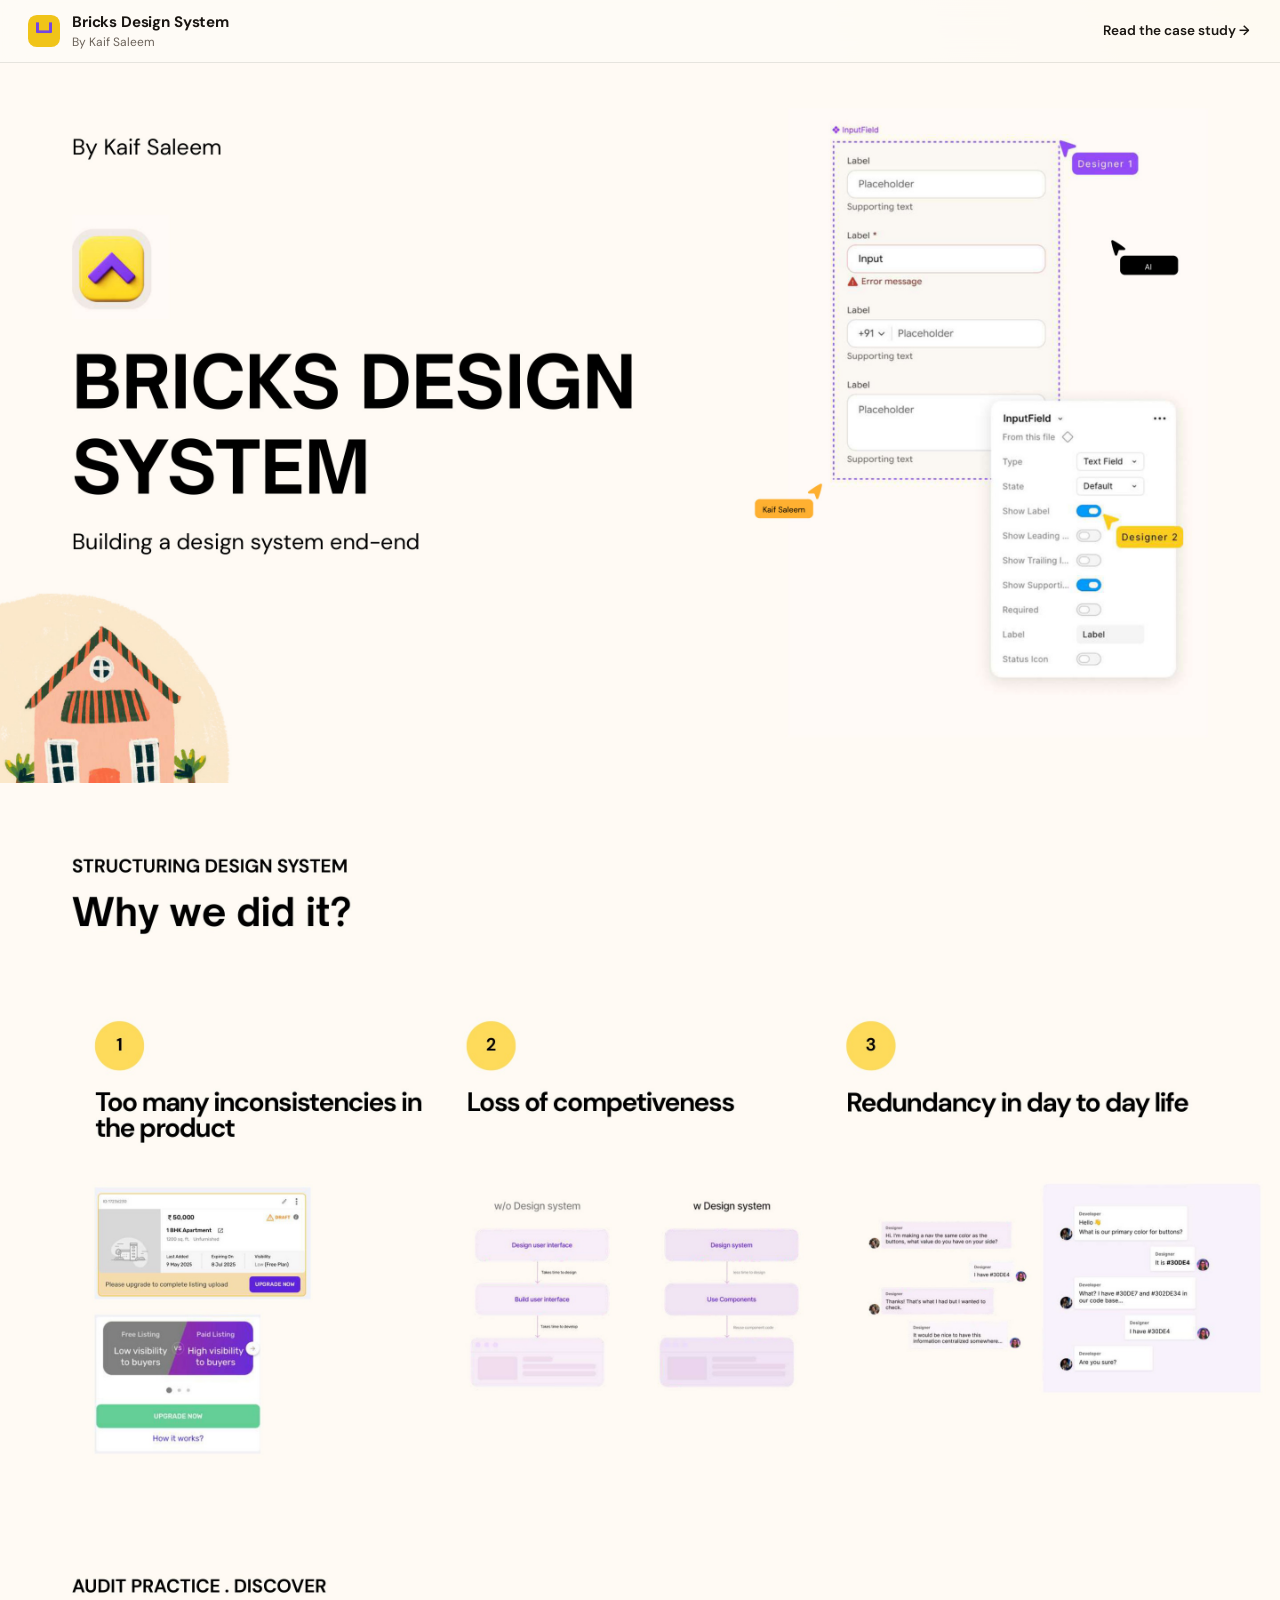
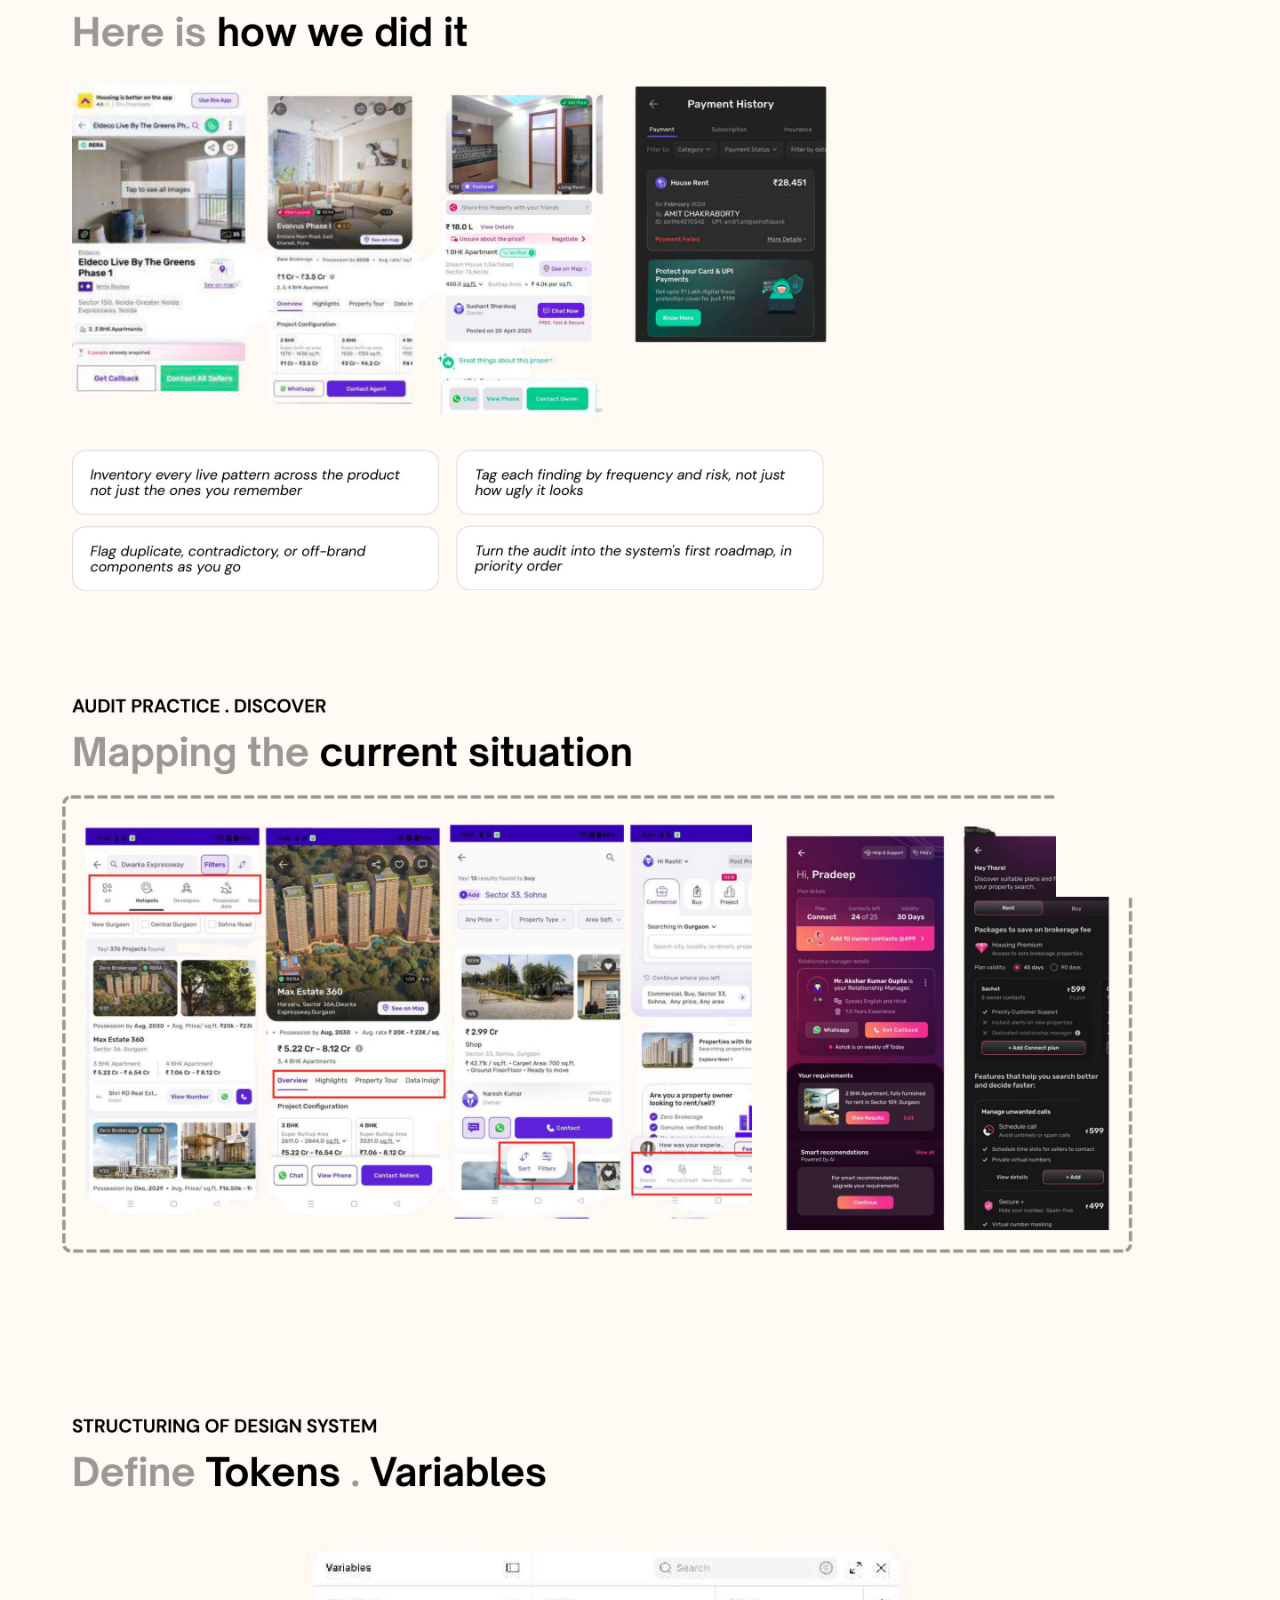
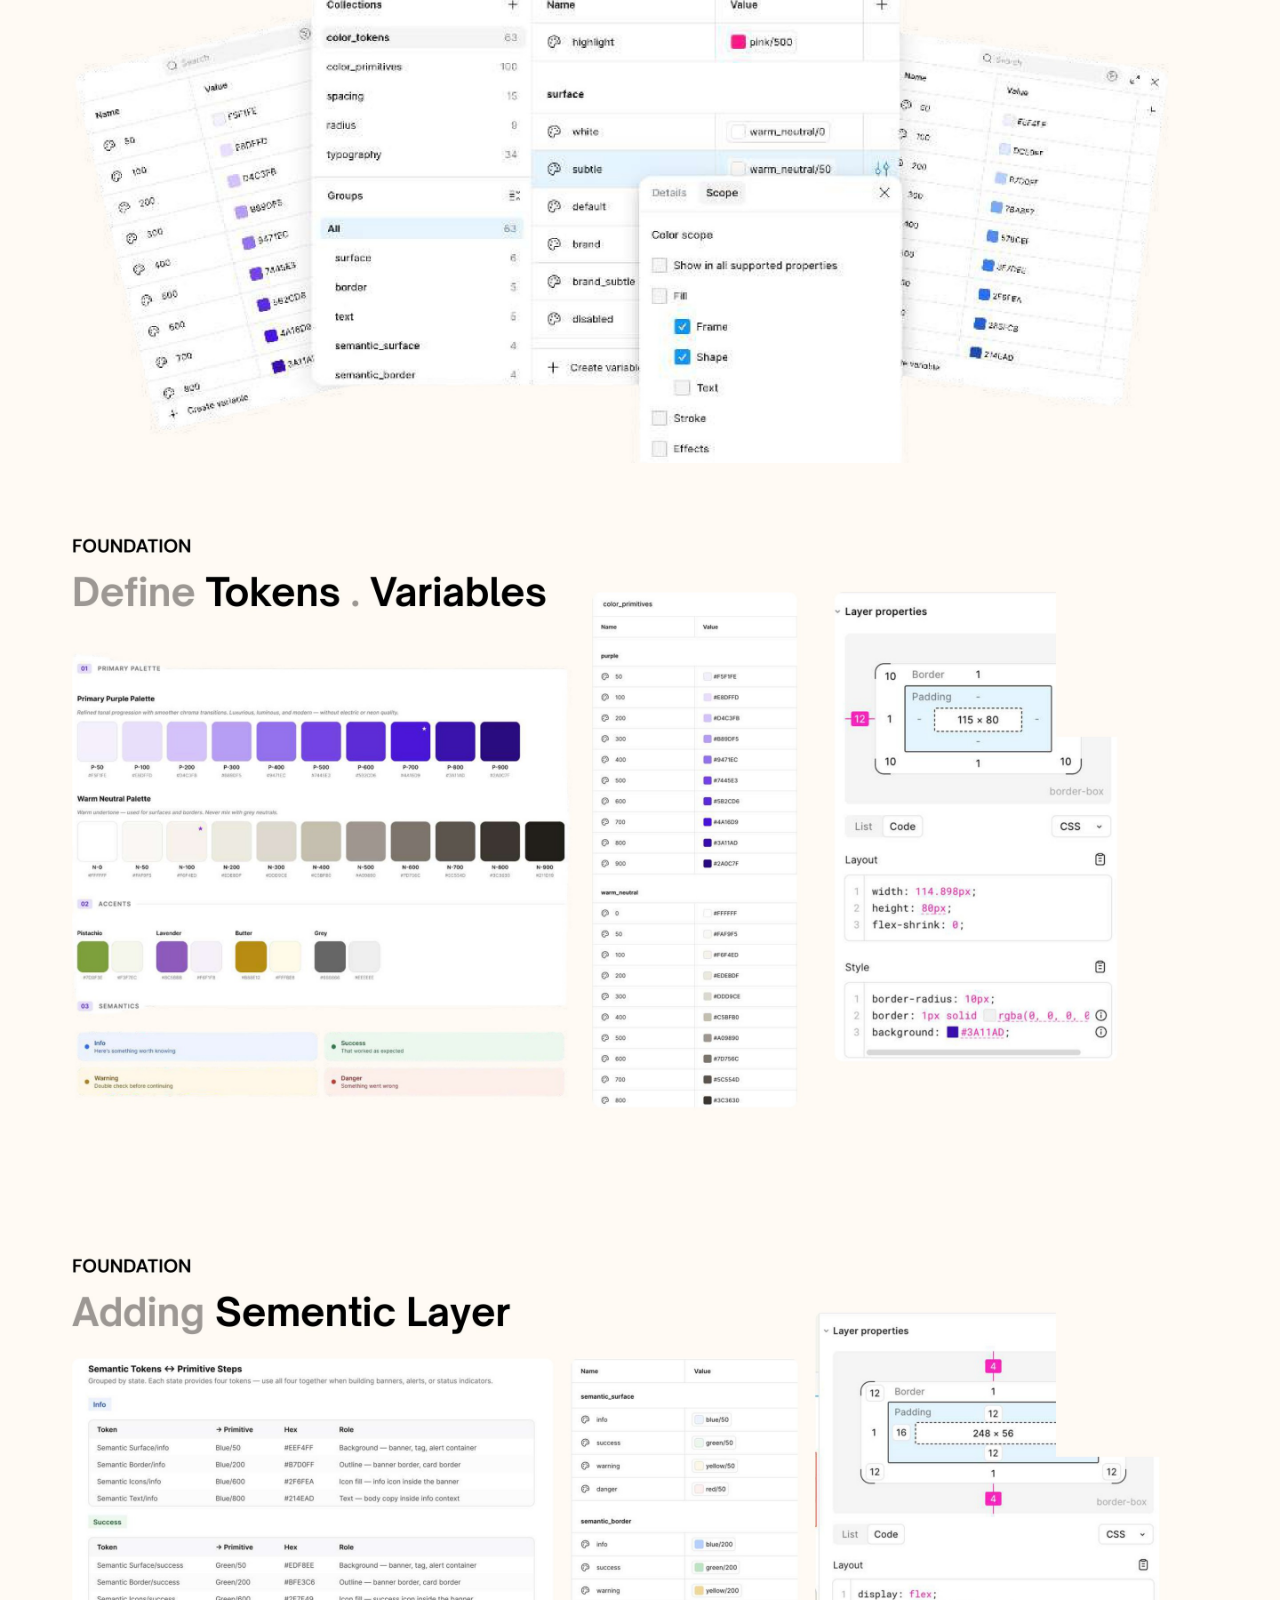
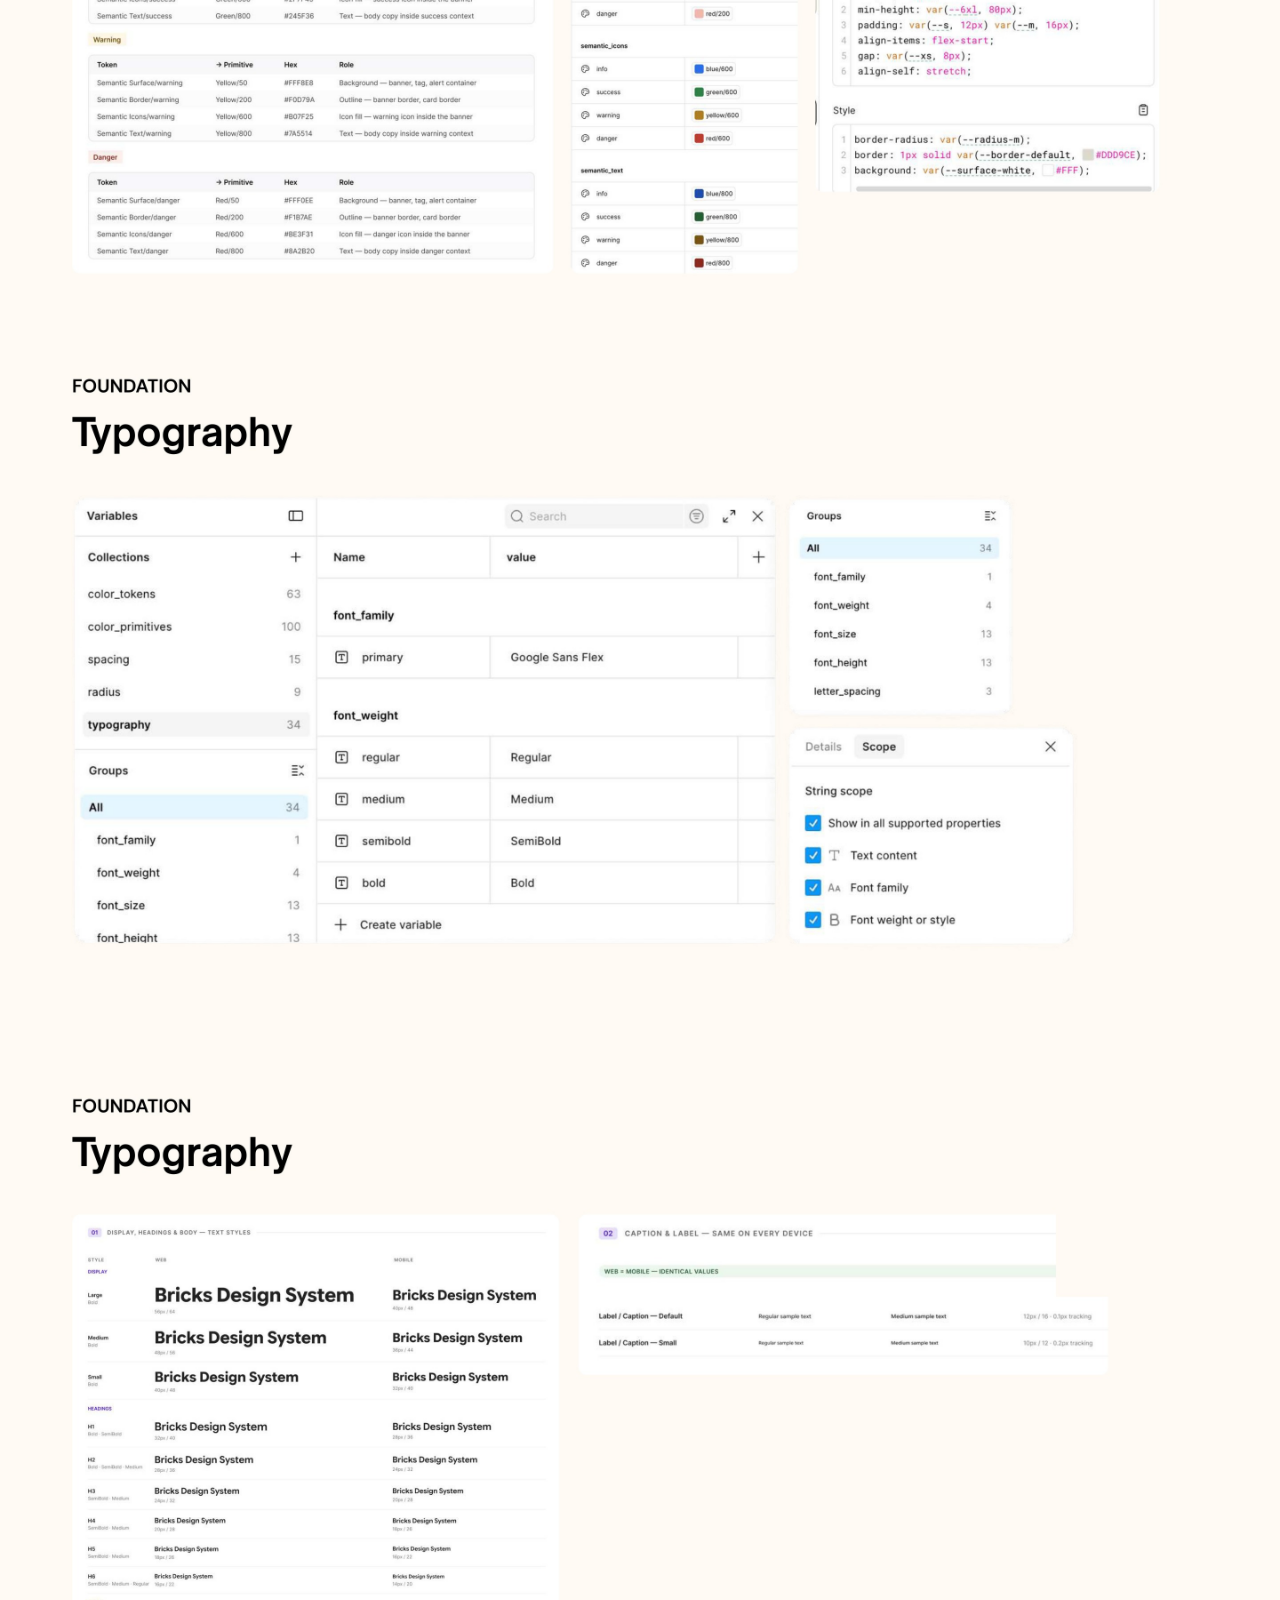
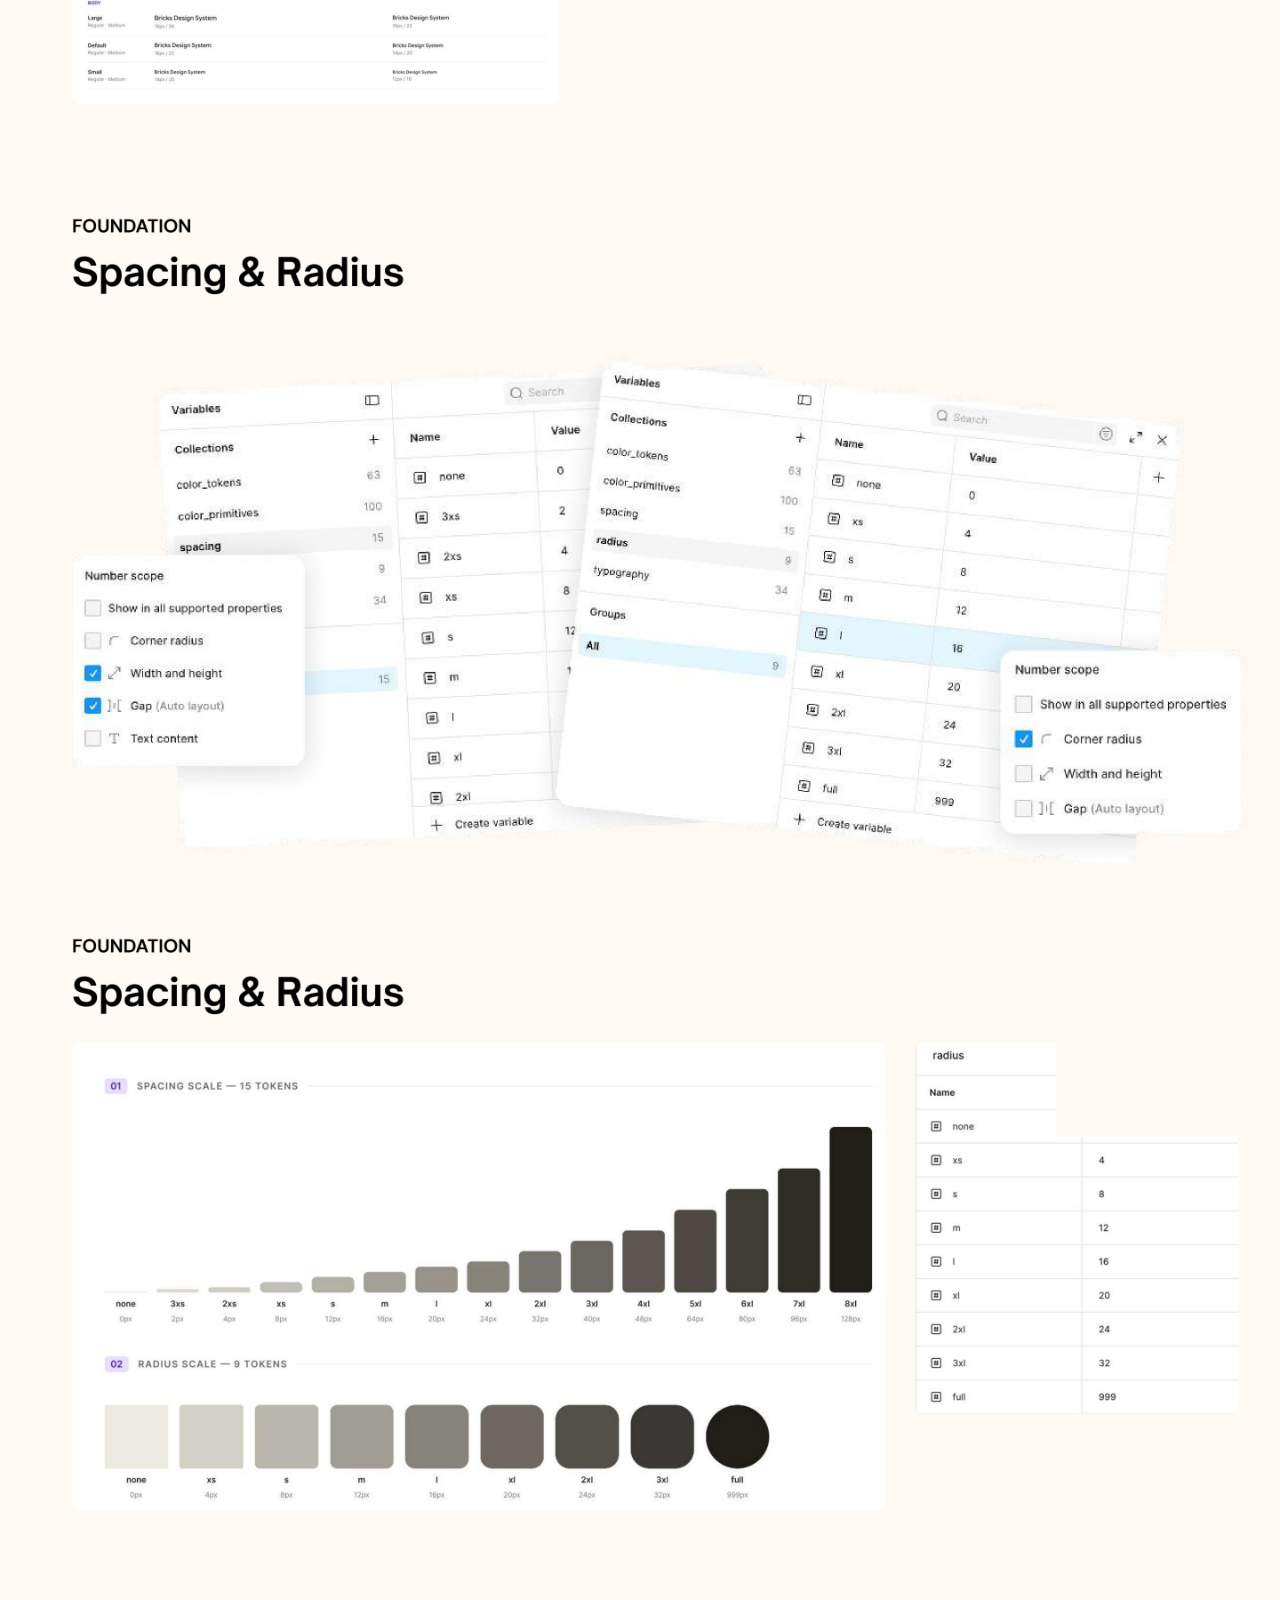
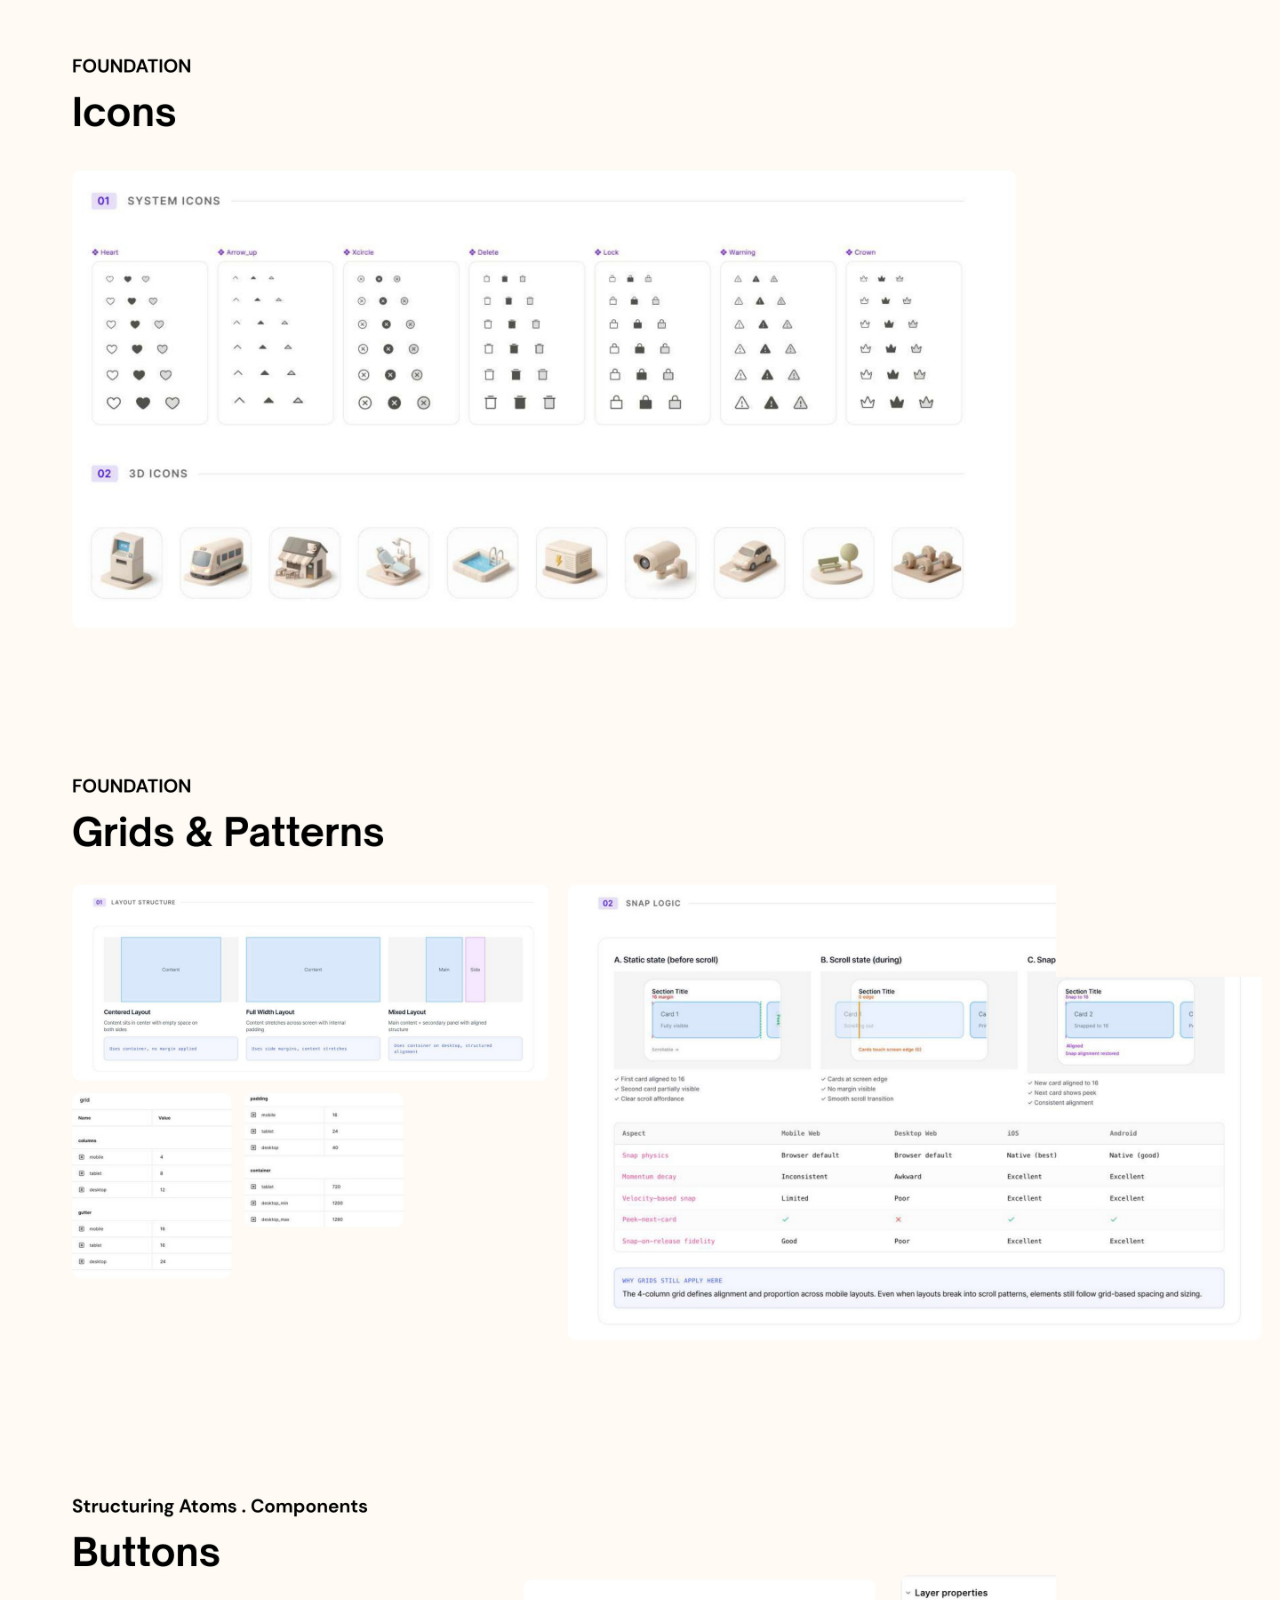
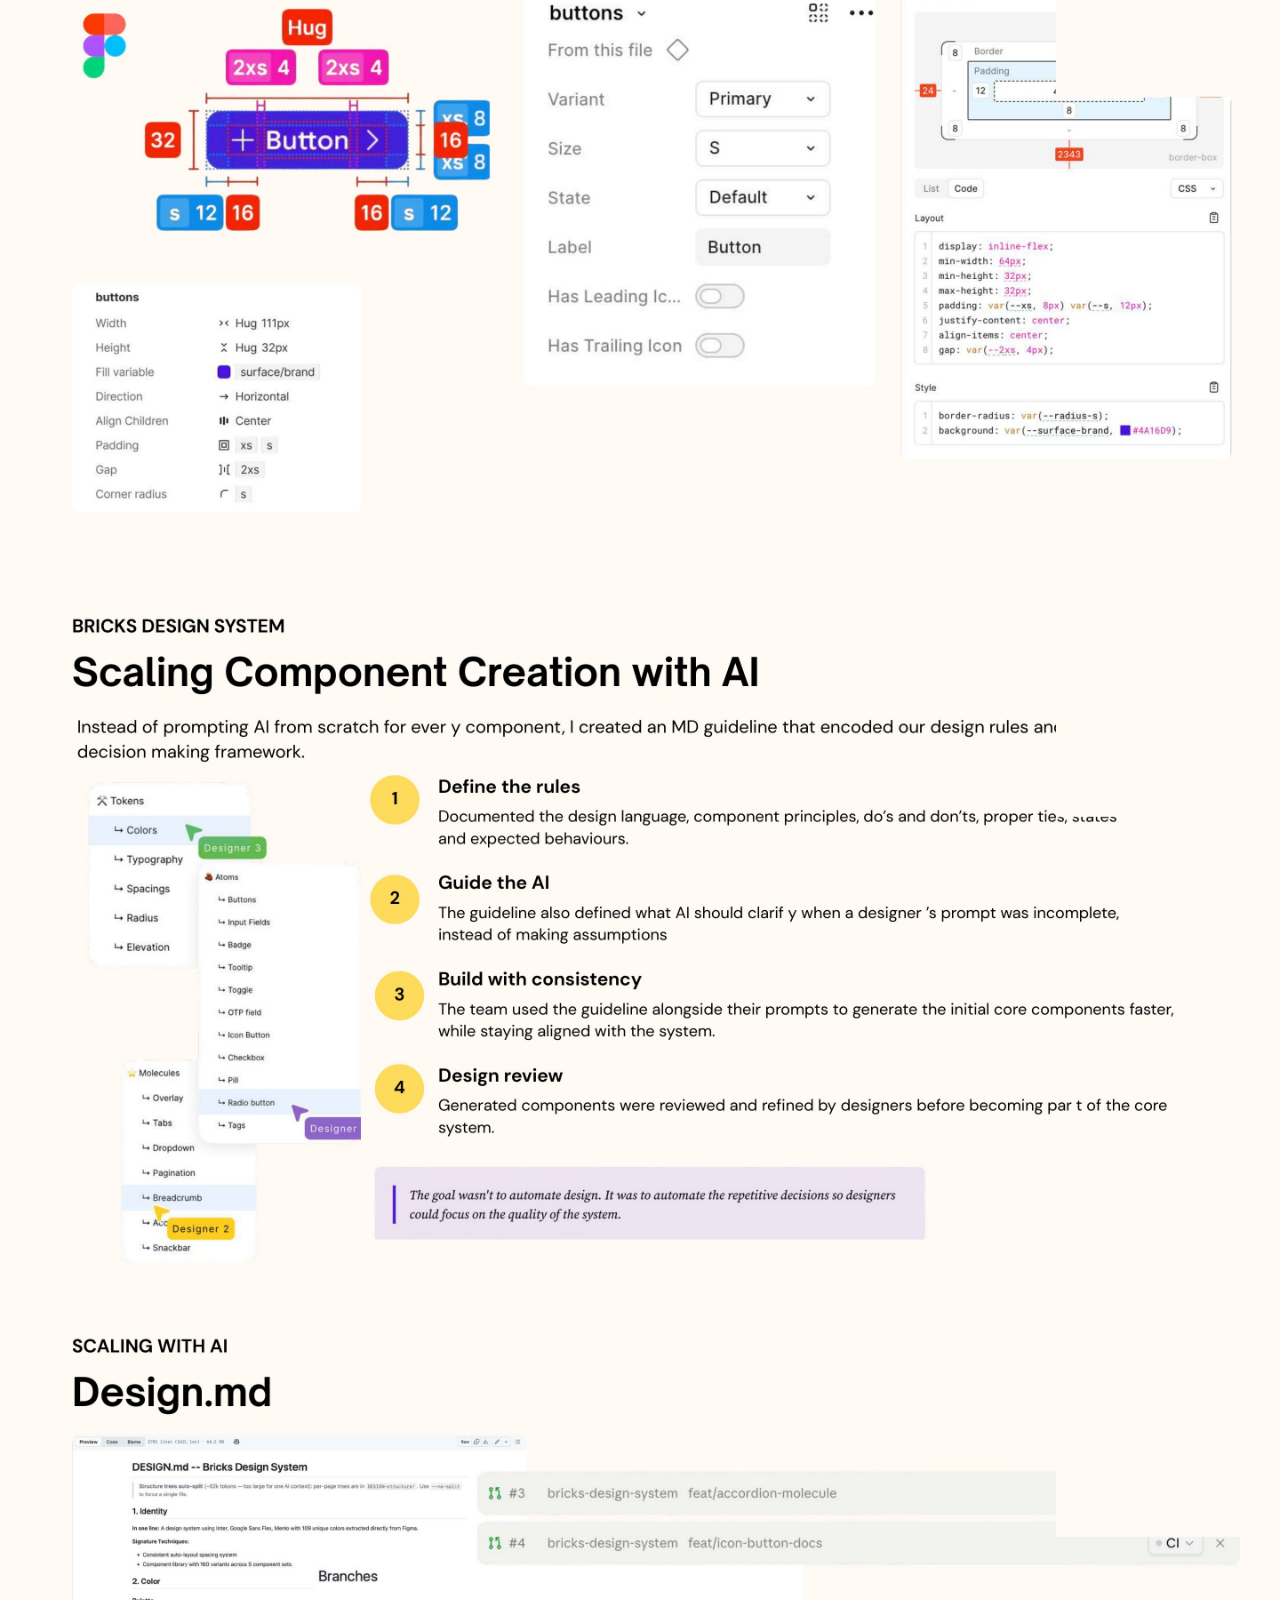
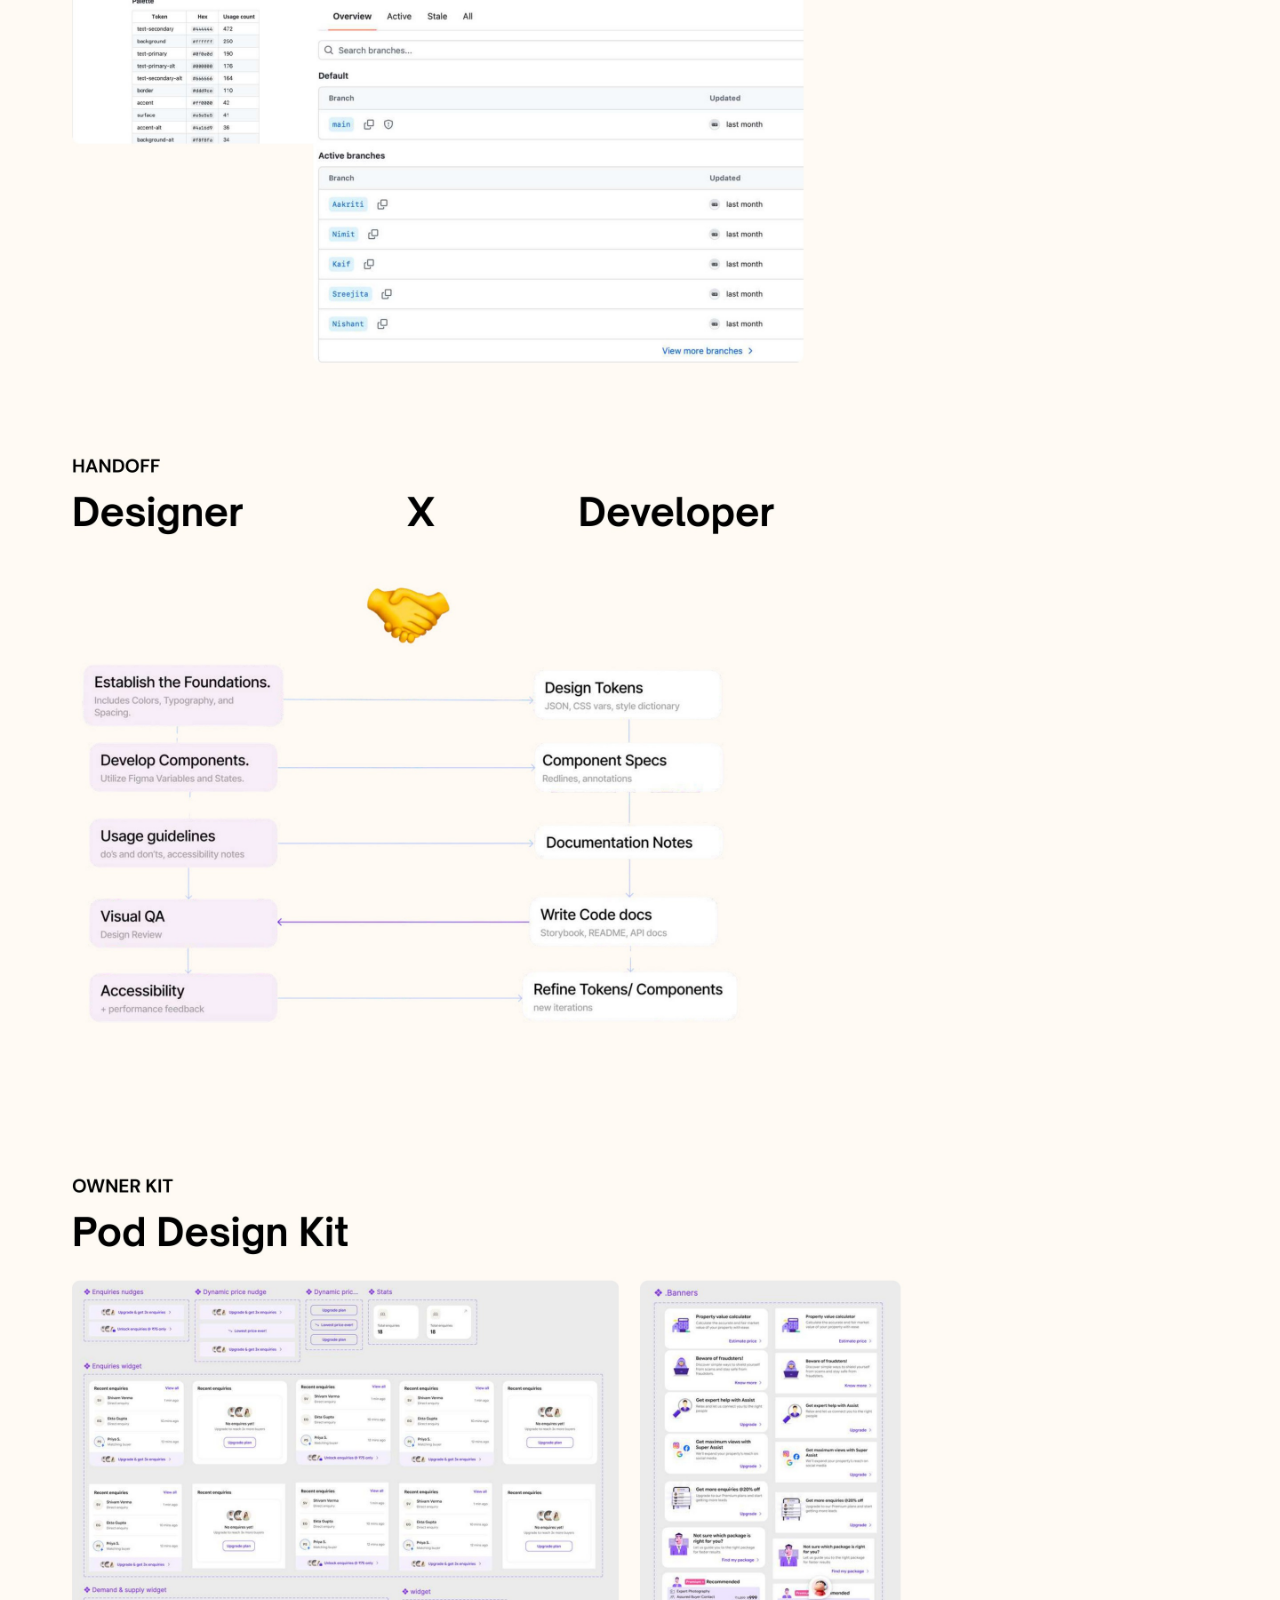
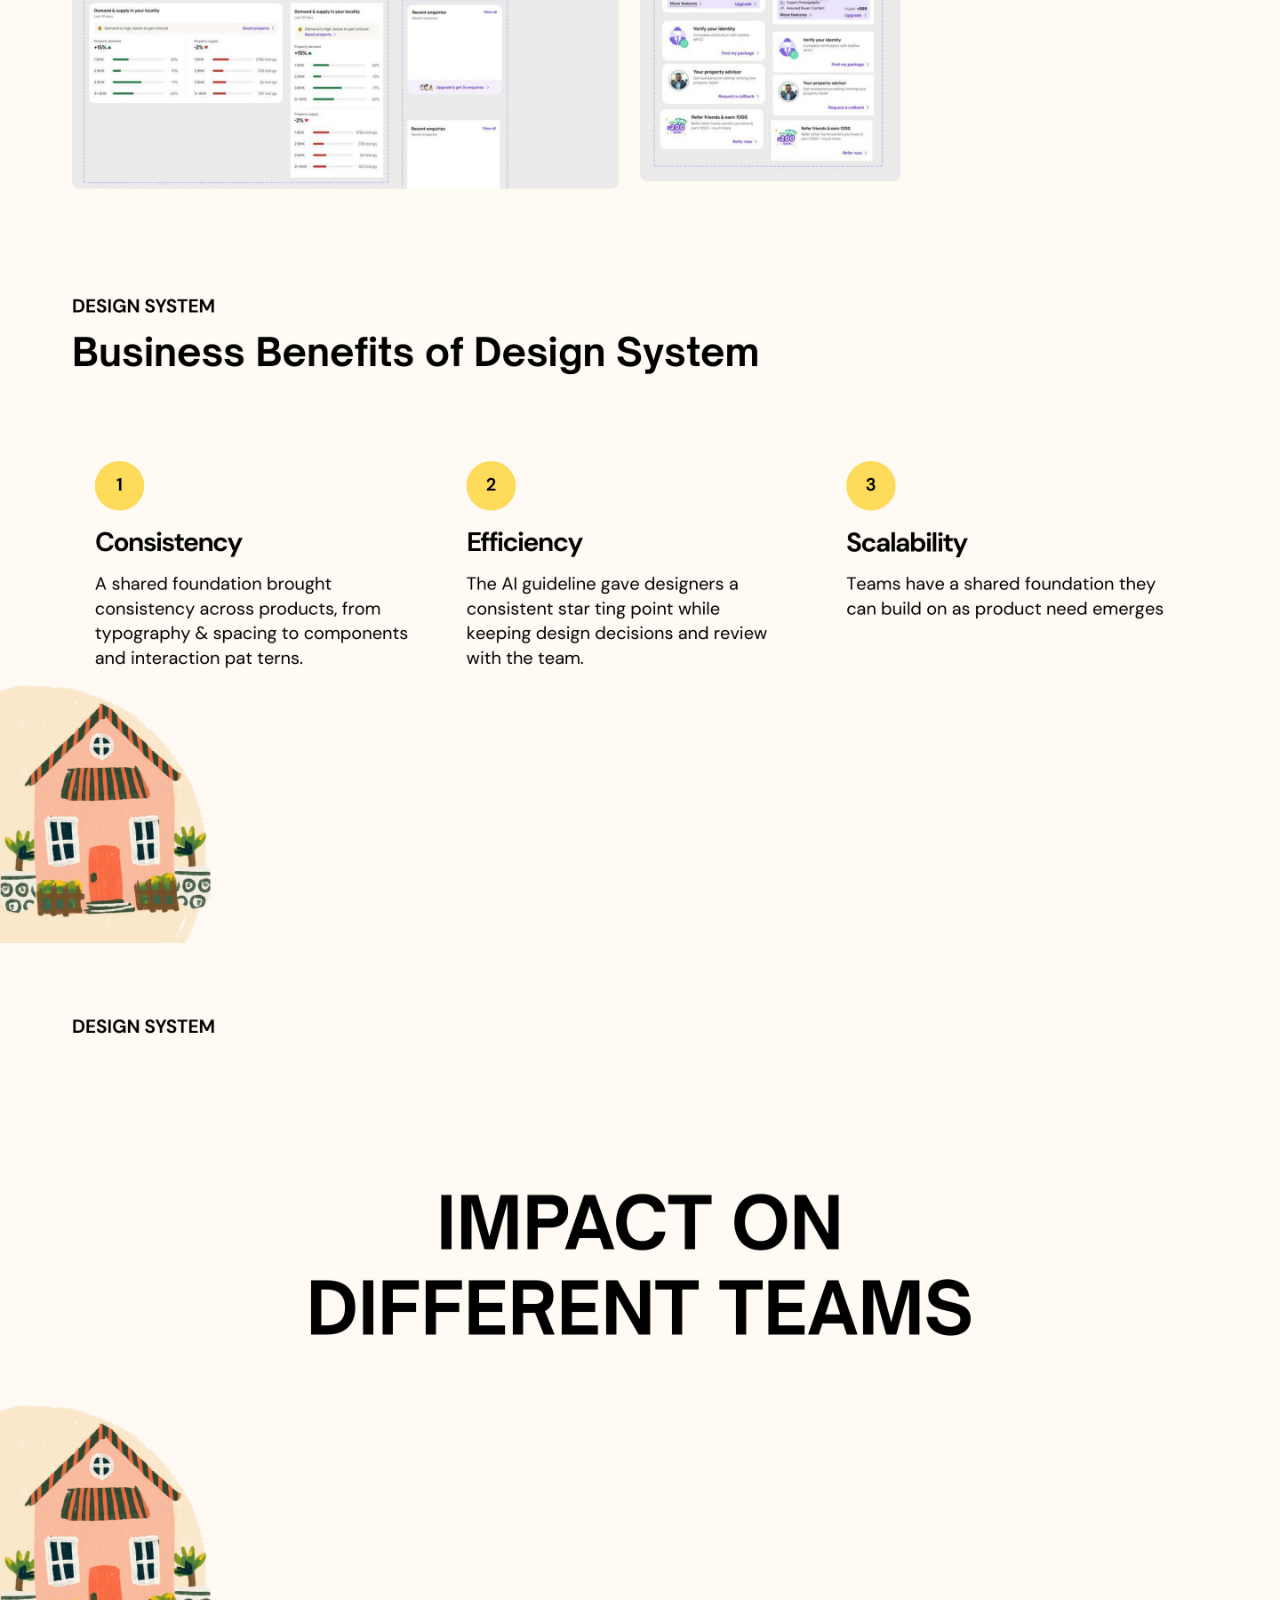
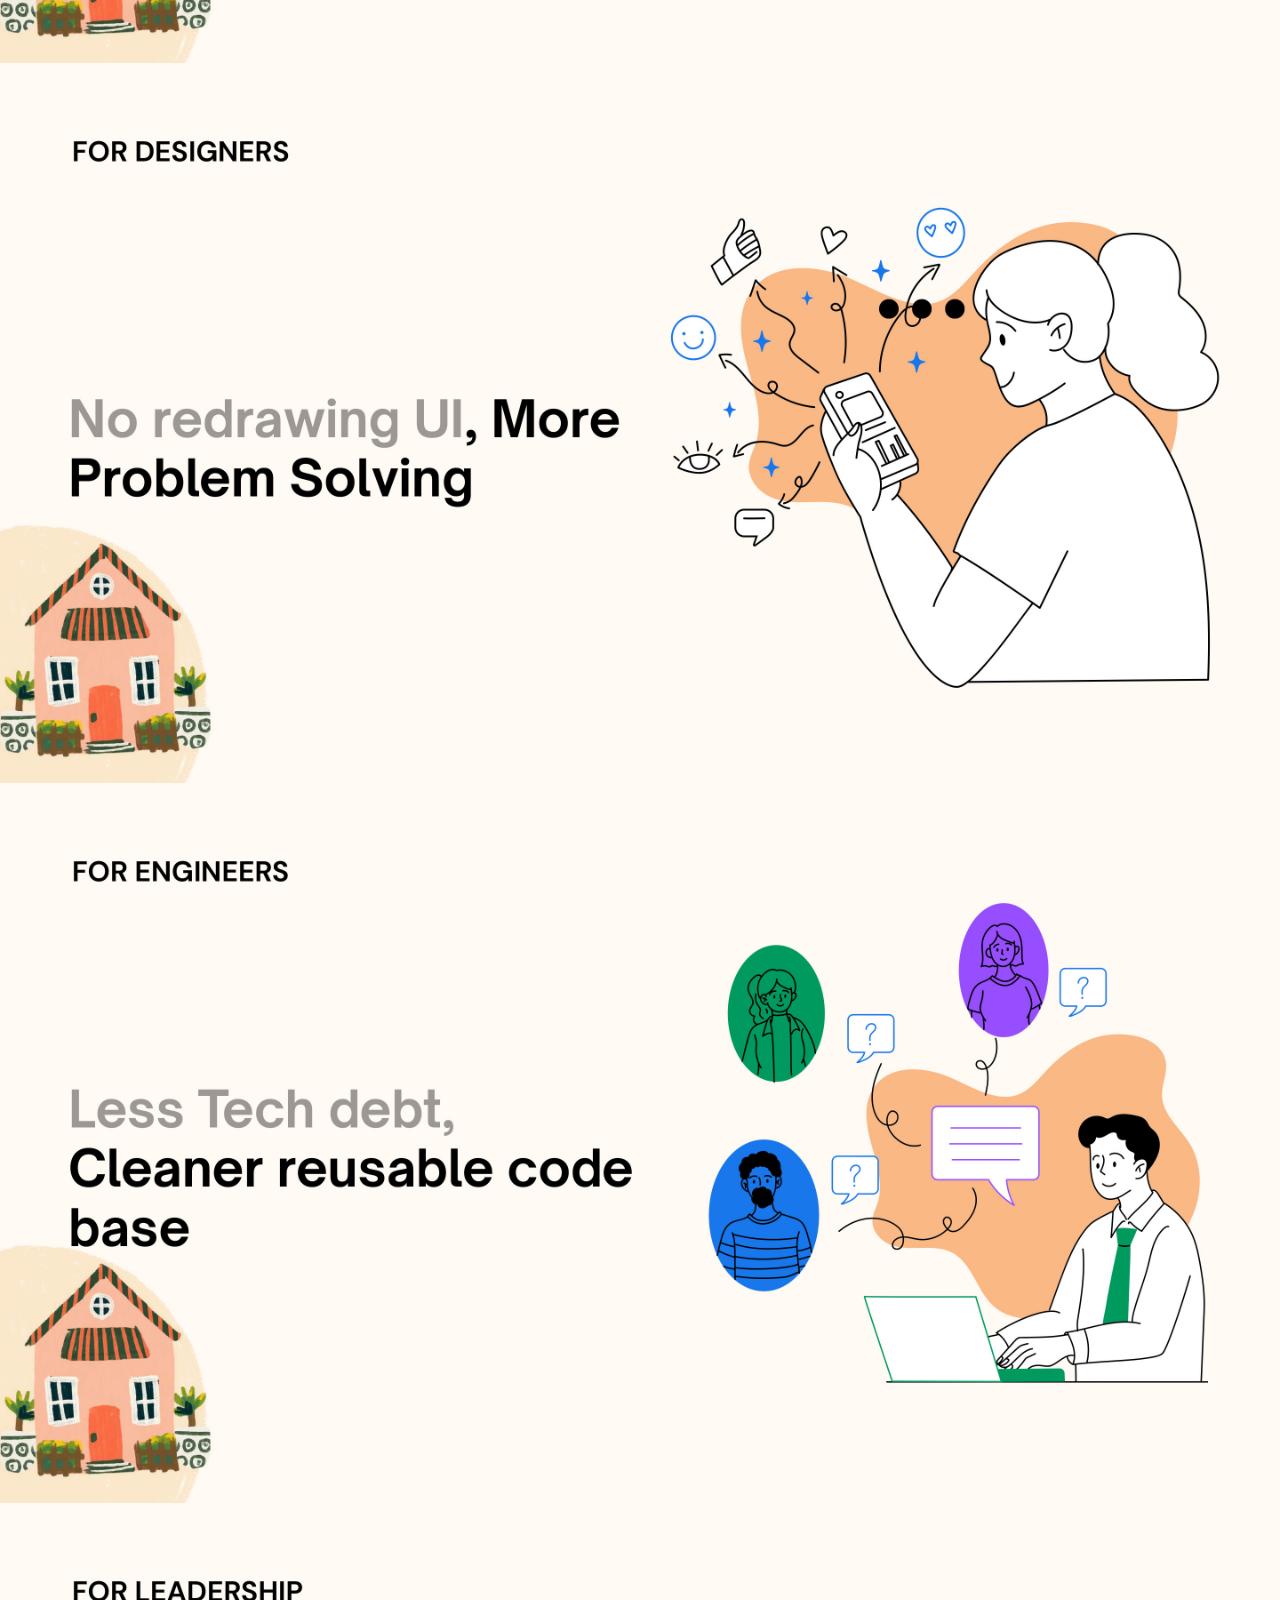
<file: index.html>
<!DOCTYPE html>
<html lang="en">
<head>
  <meta charset="UTF-8" />
  <meta name="viewport" content="width=device-width, initial-scale=1" />
  <title>Bricks Design System — Kaif Saleem</title>
  <meta name="description" content="Bricks Design System — building a design system end-to-end by Kaif Saleem" />
  <link rel="preconnect" href="https://fonts.googleapis.com" />
  <link rel="preconnect" href="https://fonts.gstatic.com" crossorigin />
  <link href="https://fonts.googleapis.com/css2?family=DM+Sans:ital,opsz,wght@0,9..40,400;0,9..40,500;0,9..40,600;0,9..40,700;1,9..40,400&display=swap" rel="stylesheet" />
  <link rel="stylesheet" href="styles.css" />
</head>
<body>
  <a class="skip" href="#deck">Skip to content</a>

  <header class="chrome" aria-label="Page header">
    <div class="chrome__brand">
      <span class="chrome__mark" aria-hidden="true"></span>
      <div>
        <p class="chrome__title">Bricks Design System</p>
        <p class="chrome__by">By Kaif Saleem</p>
      </div>
    </div>
    <div class="chrome__nav">
      <a class="chrome__link" href="case-study.html">Read the case study →</a>
    </div>
  </header>

  <main id="deck" class="deck" aria-label="Bricks Design System">
    <!-- slides injected -->
  </main>

  <script src="script.js"></script>
</body>
</html>
</file>
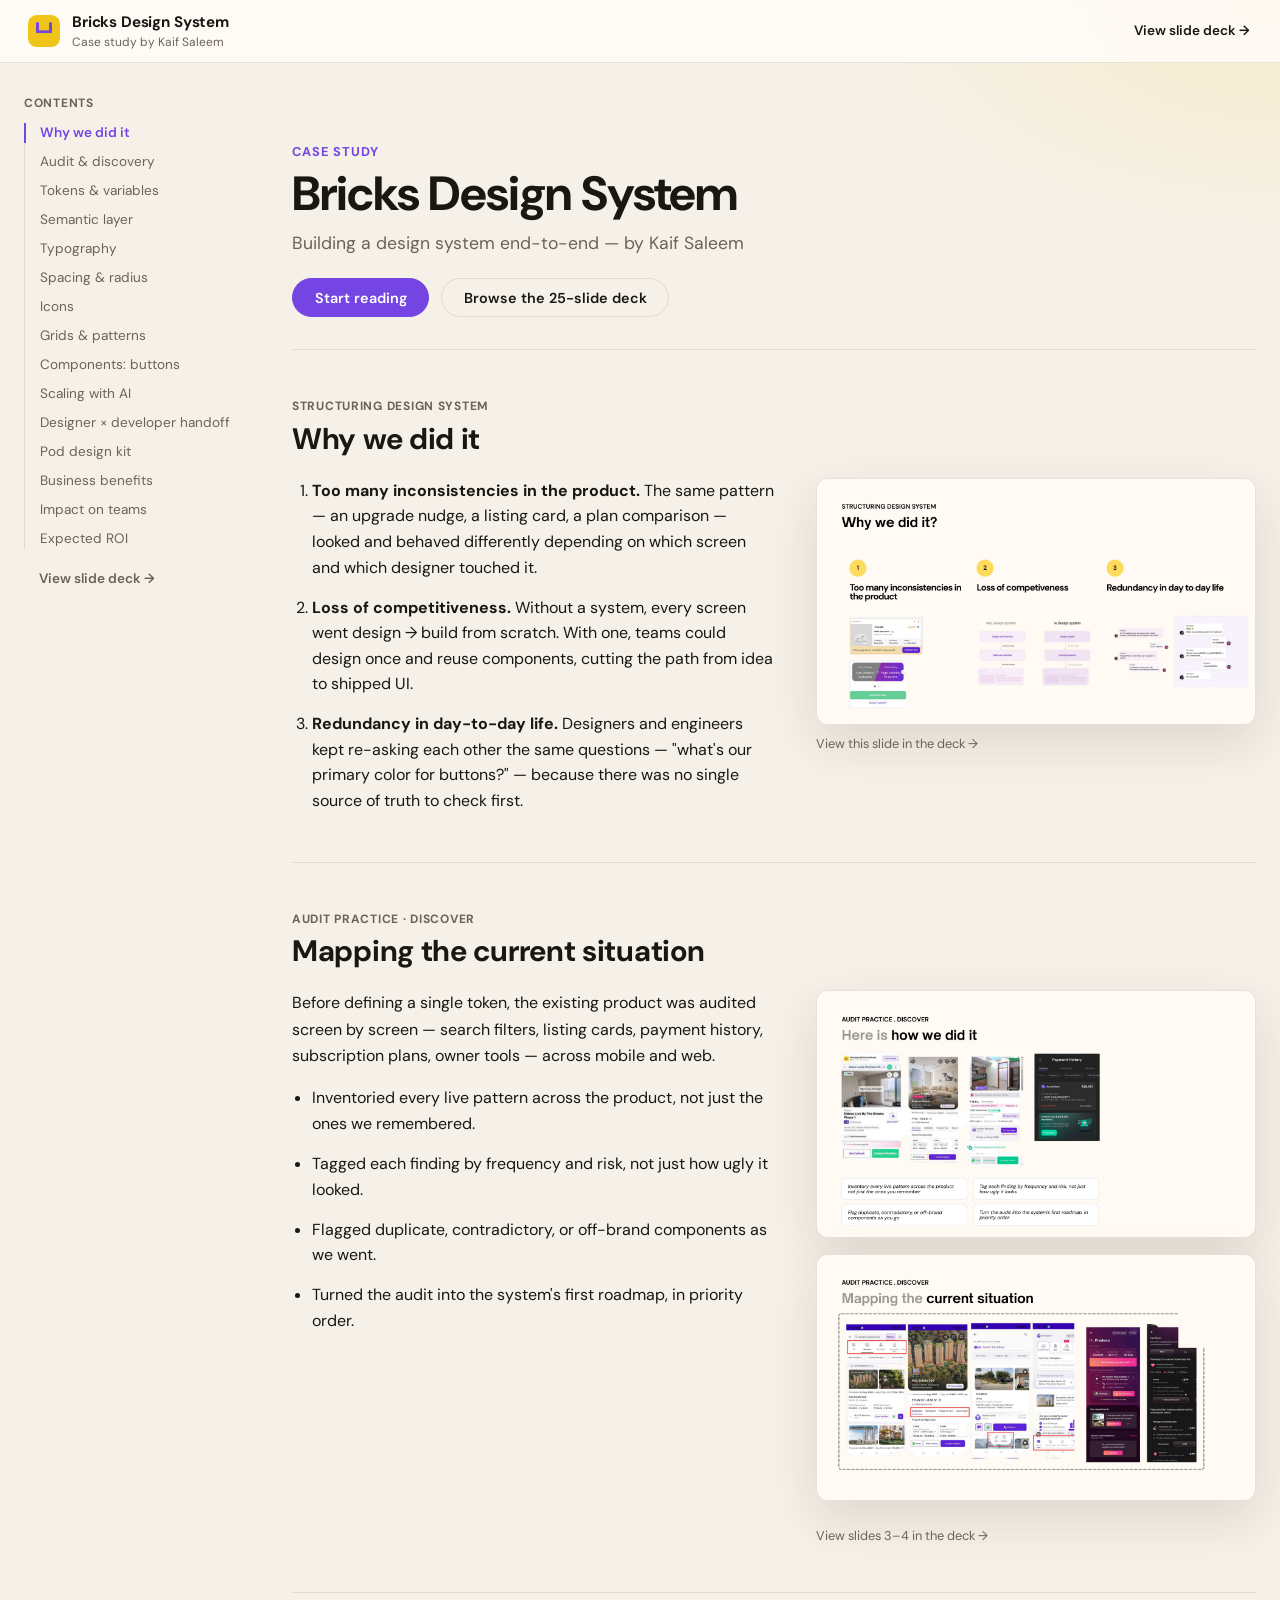
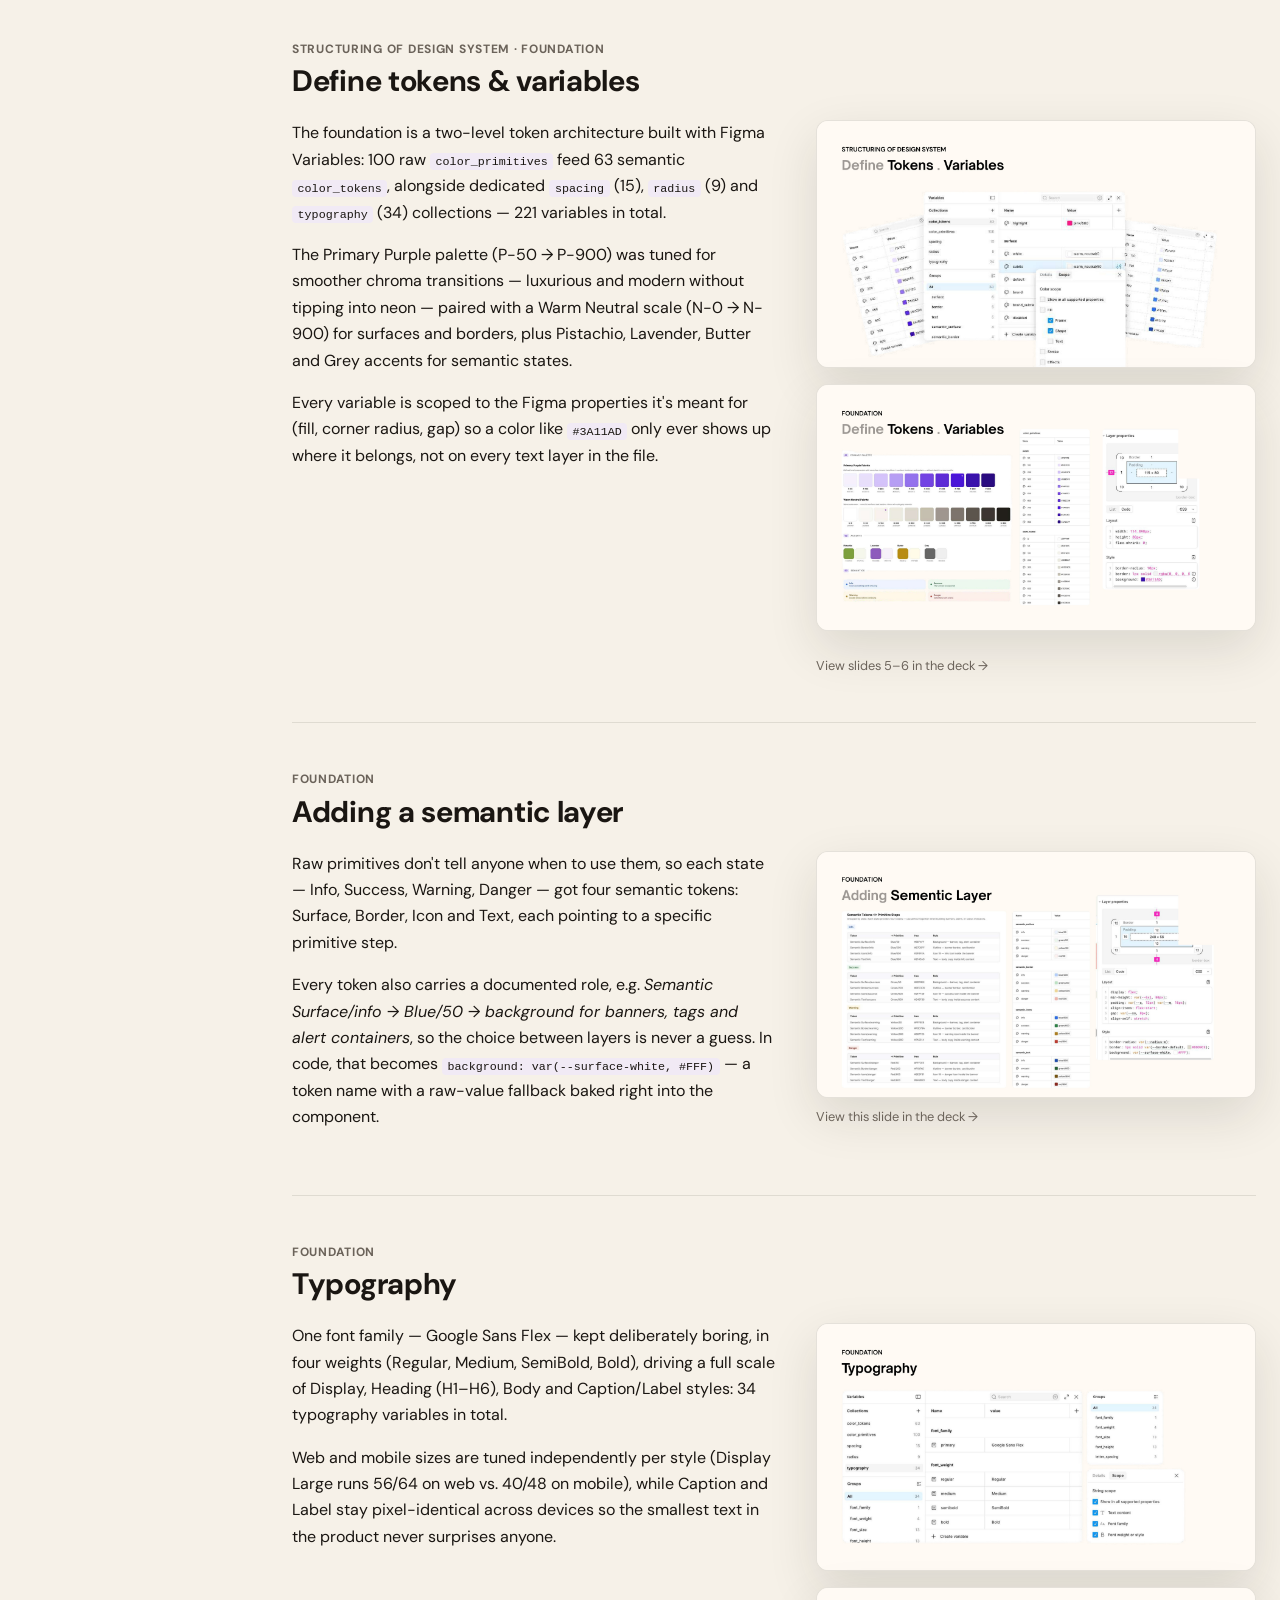
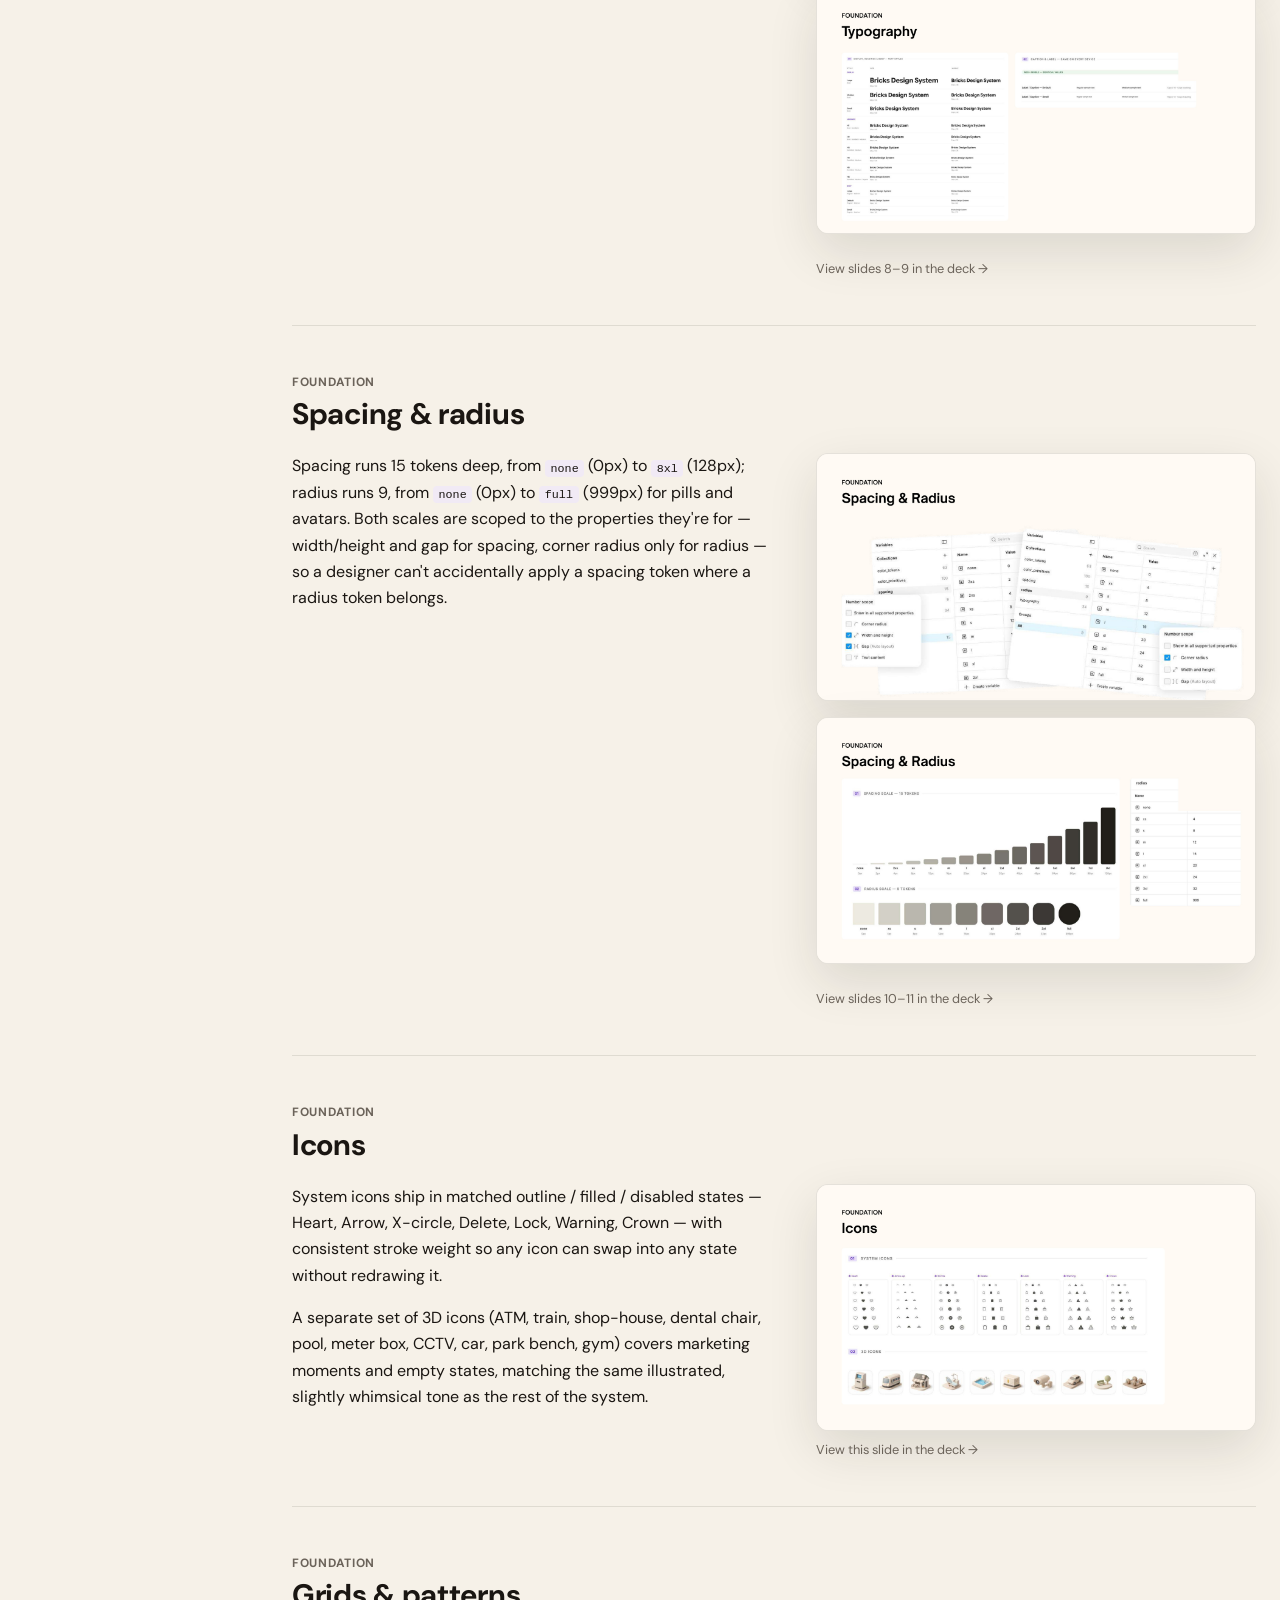
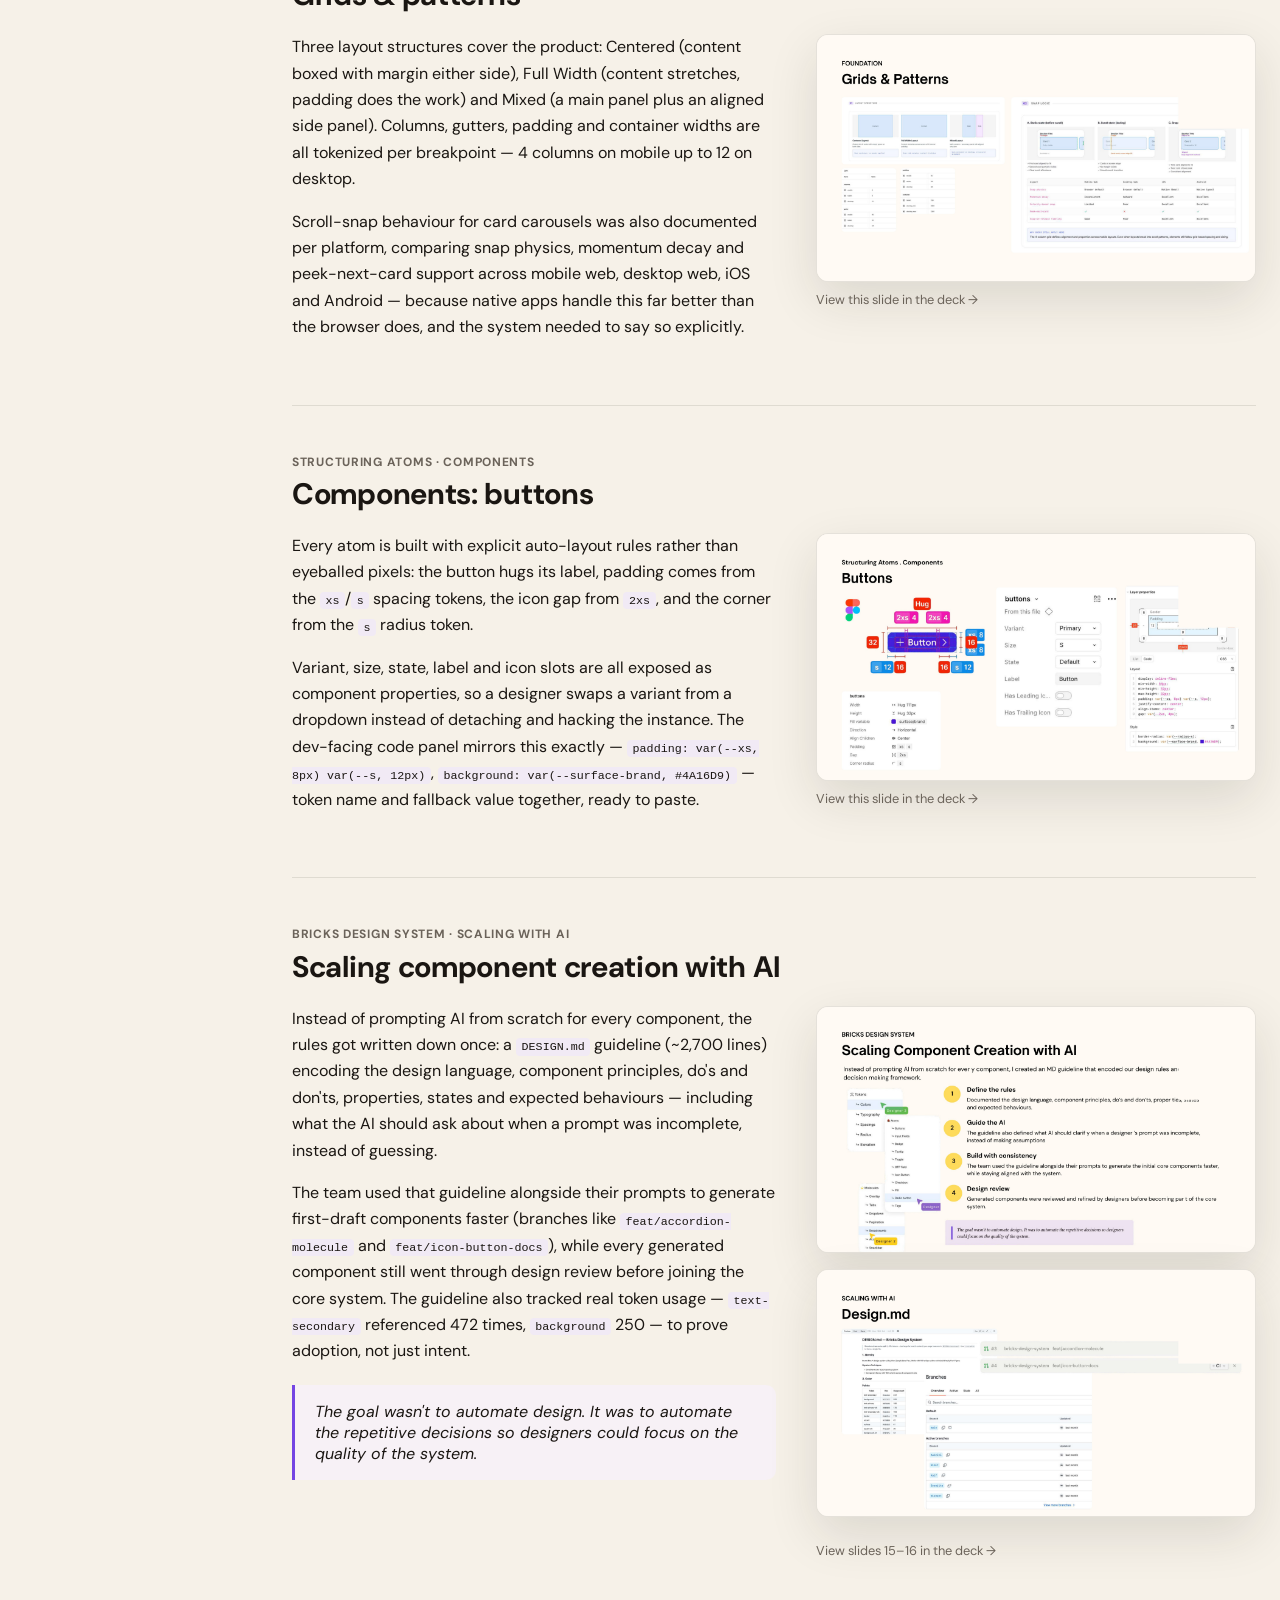
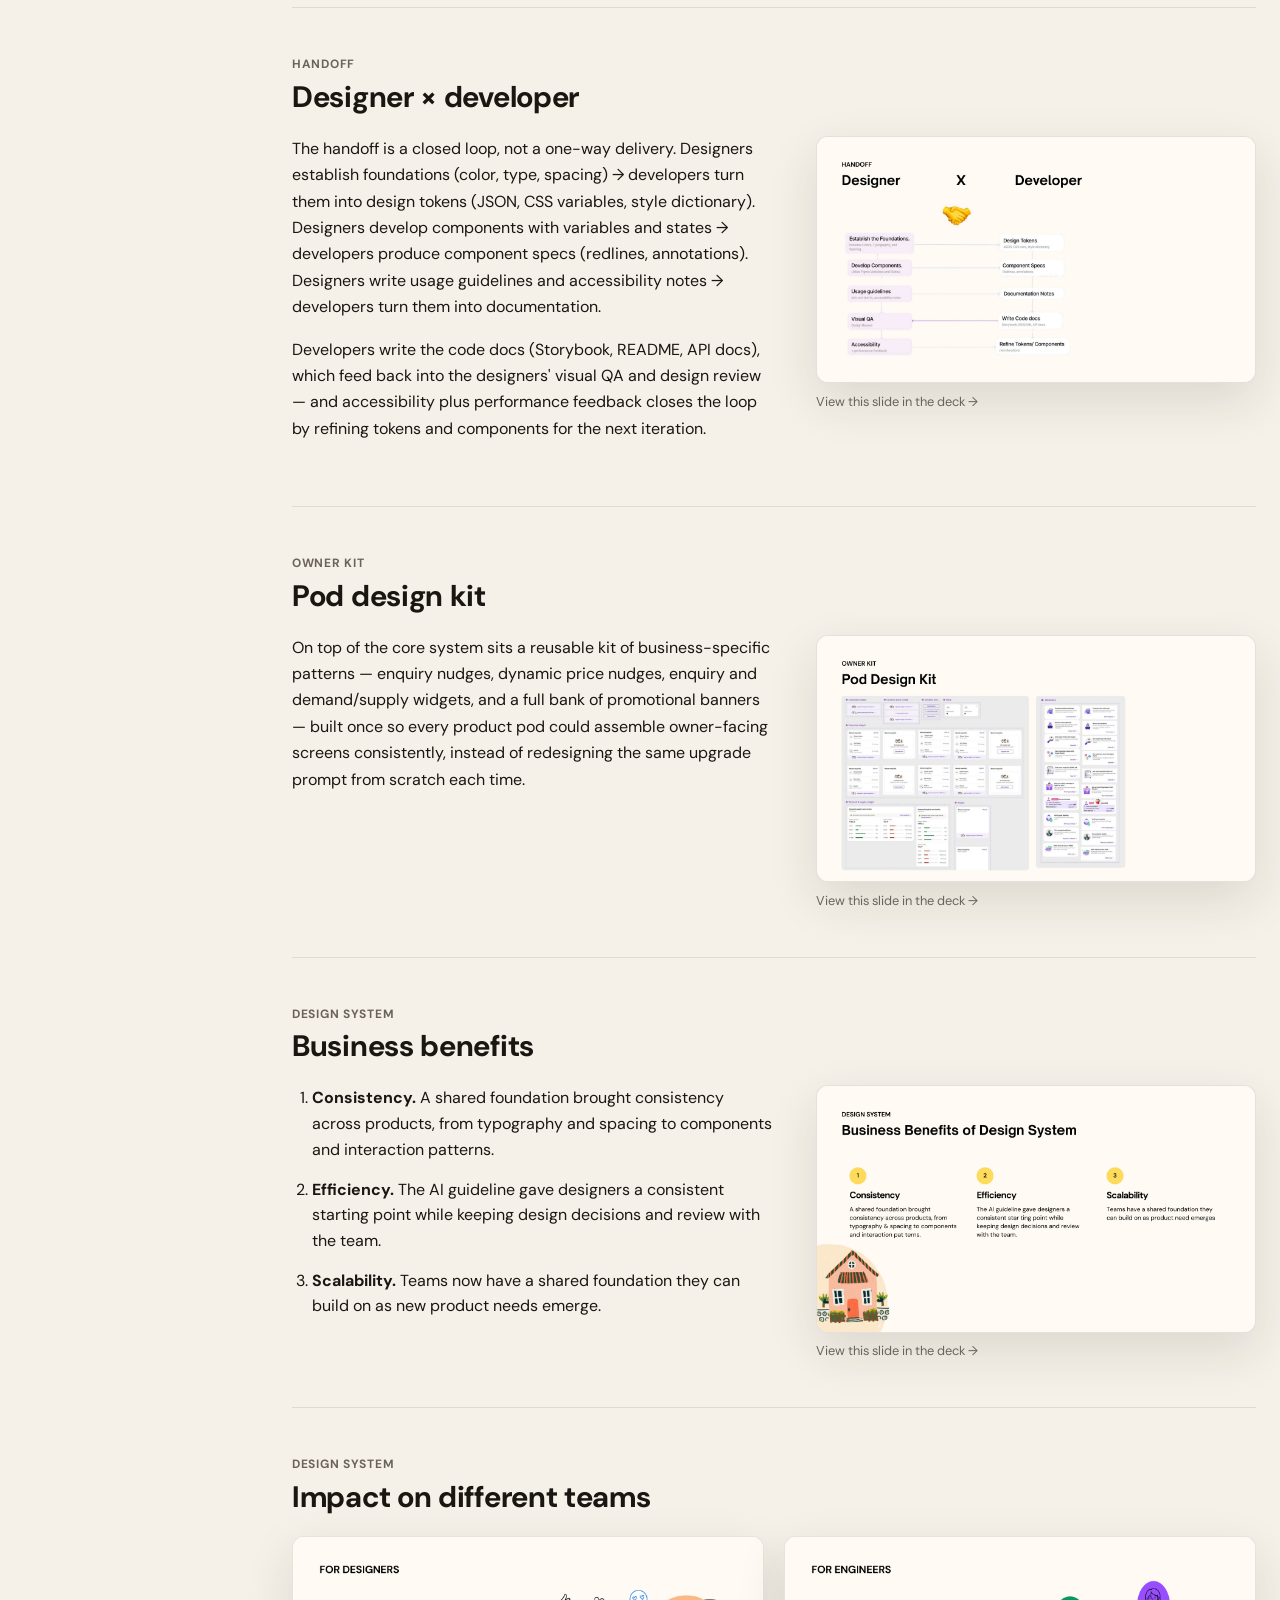
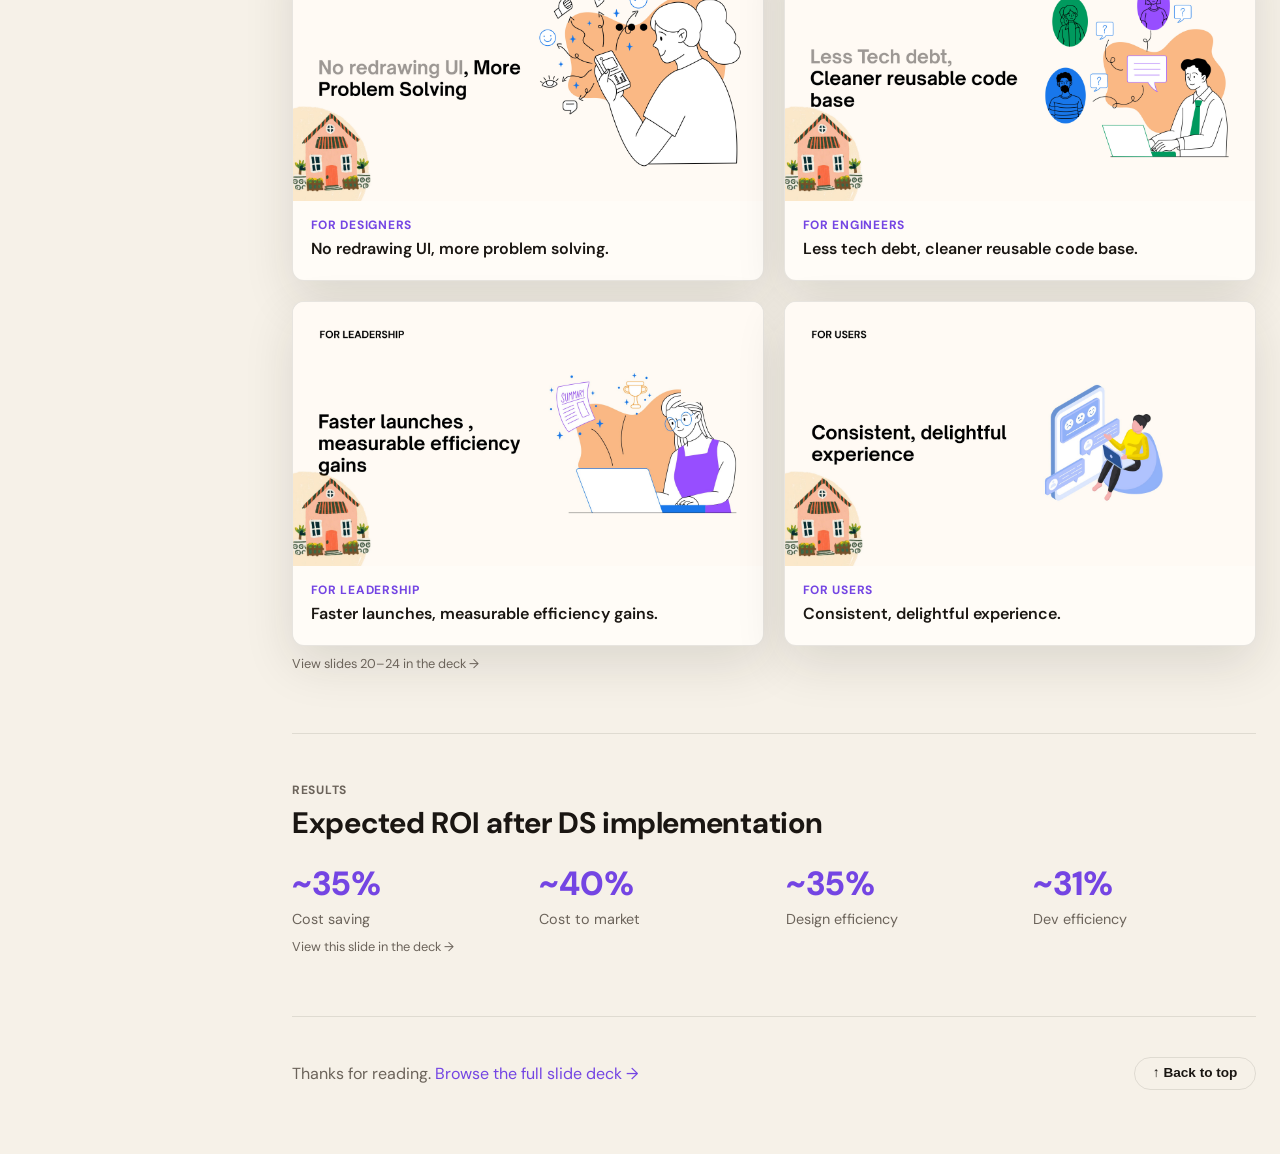
<file: case-study.html>
<!DOCTYPE html>
<html lang="en">
<head>
  <meta charset="UTF-8" />
  <meta name="viewport" content="width=device-width, initial-scale=1" />
  <title>Bricks Design System — Case Study — Kaif Saleem</title>
  <meta name="description" content="Case study: building the Bricks Design System end-to-end, from audit to tokens, components, AI-assisted scaling and measured ROI." />
  <link rel="preconnect" href="https://fonts.googleapis.com" />
  <link rel="preconnect" href="https://fonts.gstatic.com" crossorigin />
  <link href="https://fonts.googleapis.com/css2?family=DM+Sans:ital,opsz,wght@0,9..40,400;0,9..40,500;0,9..40,600;0,9..40,700;1,9..40,400&display=swap" rel="stylesheet" />
  <link rel="stylesheet" href="styles.css" />
  <link rel="stylesheet" href="case-study.css" />
</head>
<body>
  <a class="skip" href="#content">Skip to case study</a>

  <header class="chrome" aria-label="Case study controls">
    <div class="chrome__brand">
      <span class="chrome__mark" aria-hidden="true"></span>
      <div>
        <p class="chrome__title">Bricks Design System</p>
        <p class="chrome__by">Case study by Kaif Saleem</p>
      </div>
    </div>
    <nav class="chrome__nav">
      <a class="chrome__link" href="index.html">View slide deck →</a>
      <button type="button" class="btn" id="toc-toggle" aria-expanded="false" aria-controls="toc" aria-label="Toggle contents">☰</button>
    </nav>
  </header>

  <div class="study">
    <aside class="study__toc" id="toc" aria-label="Case study contents">
      <p class="study__toc-heading">Contents</p>
      <ol>
        <li><a href="#why">Why we did it</a></li>
        <li><a href="#discover">Audit &amp; discovery</a></li>
        <li><a href="#tokens">Tokens &amp; variables</a></li>
        <li><a href="#semantic">Semantic layer</a></li>
        <li><a href="#typography">Typography</a></li>
        <li><a href="#spacing">Spacing &amp; radius</a></li>
        <li><a href="#icons">Icons</a></li>
        <li><a href="#grids">Grids &amp; patterns</a></li>
        <li><a href="#components">Components: buttons</a></li>
        <li><a href="#ai">Scaling with AI</a></li>
        <li><a href="#handoff">Designer × developer handoff</a></li>
        <li><a href="#podkit">Pod design kit</a></li>
        <li><a href="#benefits">Business benefits</a></li>
        <li><a href="#impact">Impact on teams</a></li>
        <li><a href="#roi">Expected ROI</a></li>
      </ol>
      <a class="study__toc-deck" href="index.html">View slide deck →</a>
    </aside>

    <main id="content" class="study__content" tabindex="-1">
      <section class="study__hero">
        <p class="eyebrow">Case study</p>
        <h1>Bricks Design System</h1>
        <p class="study__subtitle">Building a design system end-to-end — by Kaif Saleem</p>
        <div class="study__hero-actions">
          <a class="btn btn--primary" href="#why">Start reading</a>
          <a class="btn btn--ghost" href="index.html">Browse the 25-slide deck</a>
        </div>
      </section>

      <section id="why" class="study__section">
        <p class="study__kicker">Structuring design system</p>
        <h2>Why we did it</h2>
        <div class="study__grid">
          <div class="study__prose">
            <ol class="study__reasons">
              <li><strong>Too many inconsistencies in the product.</strong> The same pattern — an upgrade nudge, a listing card, a plan comparison — looked and behaved differently depending on which screen and which designer touched it.</li>
              <li><strong>Loss of competitiveness.</strong> Without a system, every screen went design → build from scratch. With one, teams could design once and reuse components, cutting the path from idea to shipped UI.</li>
              <li><strong>Redundancy in day-to-day life.</strong> Designers and engineers kept re-asking each other the same questions — "what's our primary color for buttons?" — because there was no single source of truth to check first.</li>
            </ol>
          </div>
          <figure class="study__figure">
            <img src="slides/slide-02.jpg" alt="Slide comparing inconsistent listing screens, a design-system vs. no-design-system workflow, and repeated designer/developer chat threads asking for token values." loading="lazy" />
            <figcaption><a href="index.html#2">View this slide in the deck →</a></figcaption>
          </figure>
        </div>
      </section>

      <section id="discover" class="study__section">
        <p class="study__kicker">Audit practice · Discover</p>
        <h2>Mapping the current situation</h2>
        <div class="study__grid">
          <div class="study__prose">
            <p>Before defining a single token, the existing product was audited screen by screen — search filters, listing cards, payment history, subscription plans, owner tools — across mobile and web.</p>
            <ul class="study__checklist">
              <li>Inventoried every live pattern across the product, not just the ones we remembered.</li>
              <li>Tagged each finding by frequency and risk, not just how ugly it looked.</li>
              <li>Flagged duplicate, contradictory, or off-brand components as we went.</li>
              <li>Turned the audit into the system's first roadmap, in priority order.</li>
            </ul>
          </div>
          <figure class="study__figure study__figure--pair">
            <img src="slides/slide-03.jpg" alt="Real product screens audited: listing detail, plan comparison, property search results, payment history." loading="lazy" />
            <img src="slides/slide-04.jpg" alt="Mobile screens annotated with red boxes highlighting inconsistent filter chips, tabs, and sort controls." loading="lazy" />
            <figcaption><a href="index.html#3">View slides 3–4 in the deck →</a></figcaption>
          </figure>
        </div>
      </section>

      <section id="tokens" class="study__section">
        <p class="study__kicker">Structuring of design system · Foundation</p>
        <h2>Define tokens &amp; variables</h2>
        <div class="study__grid">
          <div class="study__prose">
            <p>The foundation is a two-level token architecture built with Figma Variables: 100 raw <code>color_primitives</code> feed 63 semantic <code>color_tokens</code>, alongside dedicated <code>spacing</code> (15), <code>radius</code> (9) and <code>typography</code> (34) collections — 221 variables in total.</p>
            <p>The Primary Purple palette (P-50 → P-900) was tuned for smoother chroma transitions — luxurious and modern without tipping into neon — paired with a Warm Neutral scale (N-0 → N-900) for surfaces and borders, plus Pistachio, Lavender, Butter and Grey accents for semantic states.</p>
            <p>Every variable is scoped to the Figma properties it's meant for (fill, corner radius, gap) so a color like <code>#3A11AD</code> only ever shows up where it belongs, not on every text layer in the file.</p>
          </div>
          <figure class="study__figure study__figure--pair">
            <img src="slides/slide-05.jpg" alt="Figma Variables panel showing color_tokens, color_primitives, spacing, radius and typography collections, and a variable's scoped color settings." loading="lazy" />
            <img src="slides/slide-06.jpg" alt="Primary Purple and Warm Neutral palettes with accent swatches and semantic Info/Success/Warning/Danger banners, next to the color_primitives table and a component's generated CSS." loading="lazy" />
            <figcaption><a href="index.html#5">View slides 5–6 in the deck →</a></figcaption>
          </figure>
        </div>
      </section>

      <section id="semantic" class="study__section">
        <p class="study__kicker">Foundation</p>
        <h2>Adding a semantic layer</h2>
        <div class="study__grid">
          <div class="study__prose">
            <p>Raw primitives don't tell anyone when to use them, so each state — Info, Success, Warning, Danger — got four semantic tokens: Surface, Border, Icon and Text, each pointing to a specific primitive step.</p>
            <p>Every token also carries a documented role, e.g. <em>Semantic Surface/info → Blue/50 → background for banners, tags and alert containers</em>, so the choice between layers is never a guess. In code, that becomes <code>background: var(--surface-white, #FFF)</code> — a token name with a raw-value fallback baked right into the component.</p>
          </div>
          <figure class="study__figure">
            <img src="slides/slide-07.jpg" alt="Table mapping semantic tokens to primitive steps for Info, Success, Warning and Danger states, next to the semantic_surface/border/icons/text variable groups and generated CSS with token fallbacks." loading="lazy" />
            <figcaption><a href="index.html#7">View this slide in the deck →</a></figcaption>
          </figure>
        </div>
      </section>

      <section id="typography" class="study__section">
        <p class="study__kicker">Foundation</p>
        <h2>Typography</h2>
        <div class="study__grid">
          <div class="study__prose">
            <p>One font family — Google Sans Flex — kept deliberately boring, in four weights (Regular, Medium, SemiBold, Bold), driving a full scale of Display, Heading (H1–H6), Body and Caption/Label styles: 34 typography variables in total.</p>
            <p>Web and mobile sizes are tuned independently per style (Display Large runs 56/64 on web vs. 40/48 on mobile), while Caption and Label stay pixel-identical across devices so the smallest text in the product never surprises anyone.</p>
          </div>
          <figure class="study__figure study__figure--pair">
            <img src="slides/slide-08.jpg" alt="Figma Variables panel for the typography collection listing font_family, font_weight, font_size, font_height and letter_spacing groups." loading="lazy" />
            <img src="slides/slide-09.jpg" alt="Full type specimen table comparing Display, Heading, Body and Caption/Label styles at their web and mobile sizes." loading="lazy" />
            <figcaption><a href="index.html#8">View slides 8–9 in the deck →</a></figcaption>
          </figure>
        </div>
      </section>

      <section id="spacing" class="study__section">
        <p class="study__kicker">Foundation</p>
        <h2>Spacing &amp; radius</h2>
        <div class="study__grid">
          <div class="study__prose">
            <p>Spacing runs 15 tokens deep, from <code>none</code> (0px) to <code>8xl</code> (128px); radius runs 9, from <code>none</code> (0px) to <code>full</code> (999px) for pills and avatars. Both scales are scoped to the properties they're for — width/height and gap for spacing, corner radius only for radius — so a designer can't accidentally apply a spacing token where a radius token belongs.</p>
          </div>
          <figure class="study__figure study__figure--pair">
            <img src="slides/slide-10.jpg" alt="Figma Variables panels for the spacing and radius collections with their number-scope settings." loading="lazy" />
            <img src="slides/slide-11.jpg" alt="Bar-chart style visualization of the 15-step spacing scale and the 9-step radius scale from square to fully rounded." loading="lazy" />
            <figcaption><a href="index.html#10">View slides 10–11 in the deck →</a></figcaption>
          </figure>
        </div>
      </section>

      <section id="icons" class="study__section">
        <p class="study__kicker">Foundation</p>
        <h2>Icons</h2>
        <div class="study__grid">
          <div class="study__prose">
            <p>System icons ship in matched outline / filled / disabled states — Heart, Arrow, X-circle, Delete, Lock, Warning, Crown — with consistent stroke weight so any icon can swap into any state without redrawing it.</p>
            <p>A separate set of 3D icons (ATM, train, shop-house, dental chair, pool, meter box, CCTV, car, park bench, gym) covers marketing moments and empty states, matching the same illustrated, slightly whimsical tone as the rest of the system.</p>
          </div>
          <figure class="study__figure">
            <img src="slides/slide-12.jpg" alt="Grid of system icons in outline, filled and disabled states, above a row of illustrated 3D icons." loading="lazy" />
            <figcaption><a href="index.html#12">View this slide in the deck →</a></figcaption>
          </figure>
        </div>
      </section>

      <section id="grids" class="study__section">
        <p class="study__kicker">Foundation</p>
        <h2>Grids &amp; patterns</h2>
        <div class="study__grid">
          <div class="study__prose">
            <p>Three layout structures cover the product: Centered (content boxed with margin either side), Full Width (content stretches, padding does the work) and Mixed (a main panel plus an aligned side panel). Columns, gutters, padding and container widths are all tokenized per breakpoint — 4 columns on mobile up to 12 on desktop.</p>
            <p>Scroll-snap behaviour for card carousels was also documented per platform, comparing snap physics, momentum decay and peek-next-card support across mobile web, desktop web, iOS and Android — because native apps handle this far better than the browser does, and the system needed to say so explicitly.</p>
          </div>
          <figure class="study__figure">
            <img src="slides/slide-13.jpg" alt="Diagrams of Centered, Full Width and Mixed layout structures, grid token tables, and a snap-logic comparison across mobile web, desktop web, iOS and Android." loading="lazy" />
            <figcaption><a href="index.html#13">View this slide in the deck →</a></figcaption>
          </figure>
        </div>
      </section>

      <section id="components" class="study__section">
        <p class="study__kicker">Structuring atoms · Components</p>
        <h2>Components: buttons</h2>
        <div class="study__grid">
          <div class="study__prose">
            <p>Every atom is built with explicit auto-layout rules rather than eyeballed pixels: the button hugs its label, padding comes from the <code>xs</code>/<code>s</code> spacing tokens, the icon gap from <code>2xs</code>, and the corner from the <code>s</code> radius token.</p>
            <p>Variant, size, state, label and icon slots are all exposed as component properties, so a designer swaps a variant from a dropdown instead of detaching and hacking the instance. The dev-facing code panel mirrors this exactly — <code>padding: var(--xs, 8px) var(--s, 12px)</code>, <code>background: var(--surface-brand, #4A16D9)</code> — token name and fallback value together, ready to paste.</p>
          </div>
          <figure class="study__figure">
            <img src="slides/slide-14.jpg" alt="Annotated button component showing hug sizing, padding and gap tokens, its Figma properties panel, and the generated CSS with token variables and fallbacks." loading="lazy" />
            <figcaption><a href="index.html#14">View this slide in the deck →</a></figcaption>
          </figure>
        </div>
      </section>

      <section id="ai" class="study__section">
        <p class="study__kicker">Bricks design system · Scaling with AI</p>
        <h2>Scaling component creation with AI</h2>
        <div class="study__grid">
          <div class="study__prose">
            <p>Instead of prompting AI from scratch for every component, the rules got written down once: a <code>DESIGN.md</code> guideline (~2,700 lines) encoding the design language, component principles, do's and don'ts, properties, states and expected behaviours — including what the AI should ask about when a prompt was incomplete, instead of guessing.</p>
            <p>The team used that guideline alongside their prompts to generate first-draft components faster (branches like <code>feat/accordion-molecule</code> and <code>feat/icon-button-docs</code>), while every generated component still went through design review before joining the core system. The guideline also tracked real token usage — <code>text-secondary</code> referenced 472 times, <code>background</code> 250 — to prove adoption, not just intent.</p>
            <blockquote class="study__quote">The goal wasn't to automate design. It was to automate the repetitive decisions so designers could focus on the quality of the system.</blockquote>
          </div>
          <figure class="study__figure study__figure--pair">
            <img src="slides/slide-15.jpg" alt="Diagram of the four-step AI scaling process: define the rules, guide the AI, build with consistency, design review." loading="lazy" />
            <img src="slides/slide-16.jpg" alt="DESIGN.md file preview with a color usage-count table, next to a branches list showing AI-generated component branches with CI status." loading="lazy" />
            <figcaption><a href="index.html#15">View slides 15–16 in the deck →</a></figcaption>
          </figure>
        </div>
      </section>

      <section id="handoff" class="study__section">
        <p class="study__kicker">Handoff</p>
        <h2>Designer × developer</h2>
        <div class="study__grid">
          <div class="study__prose">
            <p>The handoff is a closed loop, not a one-way delivery. Designers establish foundations (color, type, spacing) → developers turn them into design tokens (JSON, CSS variables, style dictionary). Designers develop components with variables and states → developers produce component specs (redlines, annotations). Designers write usage guidelines and accessibility notes → developers turn them into documentation.</p>
            <p>Developers write the code docs (Storybook, README, API docs), which feed back into the designers' visual QA and design review — and accessibility plus performance feedback closes the loop by refining tokens and components for the next iteration.</p>
          </div>
          <figure class="study__figure">
            <img src="slides/slide-17.jpg" alt="Flow diagram of the designer-to-developer handoff loop: foundations, components, guidelines and QA on one side; tokens, specs, docs and refinement on the other." loading="lazy" />
            <figcaption><a href="index.html#17">View this slide in the deck →</a></figcaption>
          </figure>
        </div>
      </section>

      <section id="podkit" class="study__section">
        <p class="study__kicker">Owner kit</p>
        <h2>Pod design kit</h2>
        <div class="study__grid">
          <div class="study__prose">
            <p>On top of the core system sits a reusable kit of business-specific patterns — enquiry nudges, dynamic price nudges, enquiry and demand/supply widgets, and a full bank of promotional banners — built once so every product pod could assemble owner-facing screens consistently, instead of redesigning the same upgrade prompt from scratch each time.</p>
          </div>
          <figure class="study__figure">
            <img src="slides/slide-18.jpg" alt="Library of owner-facing widgets and banner variants: enquiry nudges, dynamic price nudges, demand and supply widgets, and promotional banner components." loading="lazy" />
            <figcaption><a href="index.html#18">View this slide in the deck →</a></figcaption>
          </figure>
        </div>
      </section>

      <section id="benefits" class="study__section">
        <p class="study__kicker">Design system</p>
        <h2>Business benefits</h2>
        <div class="study__grid">
          <div class="study__prose">
            <ol class="study__reasons">
              <li><strong>Consistency.</strong> A shared foundation brought consistency across products, from typography and spacing to components and interaction patterns.</li>
              <li><strong>Efficiency.</strong> The AI guideline gave designers a consistent starting point while keeping design decisions and review with the team.</li>
              <li><strong>Scalability.</strong> Teams now have a shared foundation they can build on as new product needs emerge.</li>
            </ol>
          </div>
          <figure class="study__figure">
            <img src="slides/slide-19.jpg" alt="Three business benefits of the design system: consistency, efficiency and scalability, each with a short description." loading="lazy" />
            <figcaption><a href="index.html#19">View this slide in the deck →</a></figcaption>
          </figure>
        </div>
      </section>

      <section id="impact" class="study__section">
        <p class="study__kicker">Design system</p>
        <h2>Impact on different teams</h2>
        <div class="study__impact-grid">
          <figure class="study__impact-card">
            <img src="slides/slide-21.jpg" alt="For designers: no redrawing UI, more problem solving." loading="lazy" />
            <figcaption>
              <p class="study__impact-audience">For designers</p>
              <p class="study__impact-headline">No redrawing UI, more problem solving.</p>
            </figcaption>
          </figure>
          <figure class="study__impact-card">
            <img src="slides/slide-22.jpg" alt="For engineers: less tech debt, cleaner reusable code base." loading="lazy" />
            <figcaption>
              <p class="study__impact-audience">For engineers</p>
              <p class="study__impact-headline">Less tech debt, cleaner reusable code base.</p>
            </figcaption>
          </figure>
          <figure class="study__impact-card">
            <img src="slides/slide-23.jpg" alt="For leadership: faster launches, measurable efficiency gains." loading="lazy" />
            <figcaption>
              <p class="study__impact-audience">For leadership</p>
              <p class="study__impact-headline">Faster launches, measurable efficiency gains.</p>
            </figcaption>
          </figure>
          <figure class="study__impact-card">
            <img src="slides/slide-24.jpg" alt="For users: consistent, delightful experience." loading="lazy" />
            <figcaption>
              <p class="study__impact-audience">For users</p>
              <p class="study__impact-headline">Consistent, delightful experience.</p>
            </figcaption>
          </figure>
        </div>
        <p class="study__figure-link"><a href="index.html#20">View slides 20–24 in the deck →</a></p>
      </section>

      <section id="roi" class="study__section">
        <p class="study__kicker">Results</p>
        <h2>Expected ROI after DS implementation</h2>
        <ul class="study__stats">
          <li><span class="study__stat-num">~35%</span><span class="study__stat-label">Cost saving</span></li>
          <li><span class="study__stat-num">~40%</span><span class="study__stat-label">Cost to market</span></li>
          <li><span class="study__stat-num">~35%</span><span class="study__stat-label">Design efficiency</span></li>
          <li><span class="study__stat-num">~31%</span><span class="study__stat-label">Dev efficiency</span></li>
        </ul>
        <p class="study__figure-link"><a href="index.html#25">View this slide in the deck →</a></p>
      </section>

      <footer class="study__footer">
        <p>Thanks for reading. <a href="index.html">Browse the full slide deck →</a></p>
        <button type="button" id="to-top" class="btn btn--ghost">↑ Back to top</button>
      </footer>
    </main>
  </div>

  <script src="case-study.js"></script>
</body>
</html>
</file>
<file: styles.css>
:root {
  --bg: #f6f1e8;
  --surface: #fffcf7;
  --ink: #1a1612;
  --muted: #6b635a;
  --line: rgba(26, 22, 18, 0.1);
  --accent: #7445e3;
  --mark: #f0c419;
  --shadow: 0 18px 50px rgba(33, 29, 25, 0.12);
}

*,
*::before,
*::after {
  box-sizing: border-box;
}

html {
  scroll-behavior: smooth;
}

body {
  margin: 0;
  min-height: 100vh;
  font-family: "DM Sans", "Segoe UI", sans-serif;
  color: var(--ink);
  background:
    radial-gradient(1200px 600px at 10% -10%, rgba(116, 69, 227, 0.08), transparent 55%),
    radial-gradient(900px 500px at 100% 0%, rgba(240, 196, 25, 0.14), transparent 50%),
    var(--bg);
}

.skip {
  position: absolute;
  left: -999px;
  top: 0;
  background: var(--ink);
  color: #fff;
  padding: 0.75rem 1rem;
  z-index: 100;
}

.skip:focus {
  left: 1rem;
  top: 1rem;
}

.chrome {
  position: sticky;
  top: 0;
  z-index: 20;
  display: flex;
  align-items: center;
  justify-content: space-between;
  gap: 1rem;
  padding: 0.75rem clamp(1rem, 3vw, 1.75rem);
  background: color-mix(in srgb, var(--surface) 88%, transparent);
  backdrop-filter: blur(14px);
  border-bottom: 1px solid var(--line);
}

.chrome__brand {
  display: flex;
  align-items: center;
  gap: 0.75rem;
  min-width: 0;
}

.chrome__mark {
  width: 2rem;
  height: 2rem;
  border-radius: 0.55rem;
  background: var(--mark);
  flex-shrink: 0;
  position: relative;
}

.chrome__mark::after {
  content: "";
  position: absolute;
  inset: 0.45rem 0.5rem auto;
  height: 0.7rem;
  border-left: 3px solid var(--accent);
  border-right: 3px solid var(--accent);
  border-top: 3px solid var(--accent);
  border-radius: 2px 2px 0 0;
  transform: rotate(180deg);
}

.chrome__title {
  margin: 0;
  font-size: 0.95rem;
  font-weight: 700;
  letter-spacing: -0.01em;
  white-space: nowrap;
  overflow: hidden;
  text-overflow: ellipsis;
}

.chrome__by {
  margin: 0.1rem 0 0;
  font-size: 0.75rem;
  color: var(--muted);
}

.chrome__nav {
  display: flex;
  align-items: center;
  gap: 0.65rem;
}

.chrome__link {
  font-size: 0.85rem;
  font-weight: 600;
  color: var(--ink);
  text-decoration: none;
  white-space: nowrap;
  padding: 0.4rem 0.1rem;
  border-bottom: 1px solid transparent;
  transition: border-color 0.15s ease, color 0.15s ease;
}

.chrome__link:hover {
  color: var(--accent);
  border-bottom-color: var(--accent);
}

.btn {
  appearance: none;
  border: 1px solid var(--line);
  background: var(--surface);
  color: var(--ink);
  width: 2.35rem;
  height: 2.35rem;
  border-radius: 999px;
  font-size: 1rem;
  line-height: 1;
  cursor: pointer;
  transition: transform 0.15s ease, background 0.15s ease, border-color 0.15s ease;
}

.btn:hover {
  border-color: color-mix(in srgb, var(--accent) 40%, var(--line));
  background: #fff;
}

.btn:active {
  transform: scale(0.96);
}

.btn:disabled {
  opacity: 0.35;
  cursor: not-allowed;
}

.deck {
  outline: none;
  display: flex;
  flex-direction: column;
  max-width: 1280px;
  margin: 0 auto;
}

.slide {
  margin: 0;
}

.slide img {
  display: block;
  width: 100%;
  height: auto;
}

@media (max-width: 720px) {
  .chrome__by {
    display: none;
  }

  .chrome__link {
    display: none;
  }
}
</file>
<file: case-study.css>
.chrome__link {
  font-size: 0.85rem;
  font-weight: 600;
  color: var(--ink);
  text-decoration: none;
  white-space: nowrap;
  padding: 0.4rem 0.1rem;
  border-bottom: 1px solid transparent;
  transition: border-color 0.15s ease, color 0.15s ease;
}

.chrome__link:hover {
  color: var(--accent);
  border-bottom-color: var(--accent);
}

#toc-toggle {
  display: none;
}

.study {
  display: flex;
  align-items: flex-start;
  gap: clamp(1.5rem, 4vw, 3rem);
  max-width: 1280px;
  margin: 0 auto;
  padding: clamp(1rem, 3vw, 2rem) clamp(0.75rem, 2.5vw, 1.5rem) 4rem;
}

.study__toc {
  position: sticky;
  top: 5rem;
  flex-shrink: 0;
  width: 220px;
  max-height: calc(100vh - 6rem);
  overflow-y: auto;
  padding-right: 0.5rem;
}

.study__toc-heading {
  margin: 0 0 0.75rem;
  font-size: 0.75rem;
  font-weight: 700;
  text-transform: uppercase;
  letter-spacing: 0.06em;
  color: var(--muted);
}

.study__toc ol {
  list-style: none;
  margin: 0 0 1.25rem;
  padding: 0;
  display: flex;
  flex-direction: column;
  gap: 0.55rem;
  border-left: 1px solid var(--line);
}

.study__toc a {
  display: block;
  padding: 0.1rem 0 0.1rem 0.85rem;
  margin-left: -1px;
  border-left: 2px solid transparent;
  font-size: 0.85rem;
  color: var(--muted);
  text-decoration: none;
  transition: color 0.15s ease, border-color 0.15s ease;
}

.study__toc a:hover {
  color: var(--ink);
}

.study__toc a.is-active {
  color: var(--accent);
  font-weight: 600;
  border-left-color: var(--accent);
}

.study__toc-deck {
  display: none;
  font-size: 0.85rem;
  font-weight: 600;
  color: var(--accent);
  text-decoration: none;
}

.study__content {
  flex: 1;
  min-width: 0;
}

.eyebrow {
  margin: 0 0 0.5rem;
  font-size: 0.8rem;
  font-weight: 700;
  text-transform: uppercase;
  letter-spacing: 0.08em;
  color: var(--accent);
}

.study__hero {
  padding-block: clamp(1.5rem, 5vw, 3rem) 2rem;
}

.study__hero h1 {
  margin: 0;
  font-size: clamp(2rem, 5vw, 3rem);
  line-height: 1.1;
  letter-spacing: -0.02em;
}

.study__subtitle {
  margin: 0.75rem 0 1.5rem;
  font-size: 1.1rem;
  color: var(--muted);
  max-width: 46ch;
}

.study__hero-actions {
  display: flex;
  flex-wrap: wrap;
  gap: 0.75rem;
}

.btn--primary,
.btn--ghost {
  width: auto;
  height: auto;
  border-radius: 999px;
  padding: 0.7rem 1.35rem;
  font-weight: 600;
  font-size: 0.9rem;
  text-decoration: none;
  display: inline-flex;
  align-items: center;
}

.btn--primary {
  background: var(--accent);
  border-color: var(--accent);
  color: #fff;
}

.btn--primary:hover {
  background: color-mix(in srgb, var(--accent) 88%, black);
}

.btn--ghost {
  background: transparent;
}

.study__section {
  padding-block: clamp(2rem, 5vw, 3rem);
  border-top: 1px solid var(--line);
  scroll-margin-top: 5.5rem;
}

.study__kicker {
  margin: 0 0 0.35rem;
  font-size: 0.75rem;
  font-weight: 700;
  text-transform: uppercase;
  letter-spacing: 0.06em;
  color: var(--muted);
}

.study__section h2 {
  margin: 0 0 1.25rem;
  font-size: clamp(1.4rem, 3vw, 1.85rem);
  letter-spacing: -0.01em;
}

.study__grid {
  display: grid;
  grid-template-columns: 1.1fr 1fr;
  gap: clamp(1.5rem, 4vw, 2.5rem);
  align-items: start;
}

.study__prose p {
  margin: 0 0 1rem;
  line-height: 1.65;
  color: var(--ink);
}

.study__prose code {
  background: color-mix(in srgb, var(--accent) 10%, var(--surface));
  border-radius: 4px;
  padding: 0.1rem 0.35rem;
  font-size: 0.9em;
}

.study__reasons,
.study__checklist {
  margin: 0;
  padding-left: 1.25rem;
  display: flex;
  flex-direction: column;
  gap: 0.9rem;
  line-height: 1.6;
}

.study__checklist {
  list-style: disc;
}

.study__quote {
  margin: 1.25rem 0 0;
  padding: 1rem 1.25rem;
  border-left: 3px solid var(--accent);
  background: color-mix(in srgb, var(--accent) 6%, var(--surface));
  border-radius: 0 10px 10px 0;
  font-style: italic;
  color: var(--ink);
}

.study__figure {
  margin: 0;
}

.study__figure img {
  display: block;
  width: 100%;
  aspect-ratio: 16 / 9;
  object-fit: cover;
  border-radius: 12px;
  border: 1px solid var(--line);
  box-shadow: var(--shadow);
  background: #fdf8f1;
}

.study__figure--pair {
  display: flex;
  flex-direction: column;
  gap: 1rem;
}

.study__figure figcaption,
.study__figure-link {
  margin-top: 0.6rem;
  font-size: 0.8rem;
}

.study__figure figcaption a,
.study__figure-link a {
  color: var(--muted);
  text-decoration: none;
}

.study__figure figcaption a:hover,
.study__figure-link a:hover {
  color: var(--accent);
}

.study__impact-grid {
  display: grid;
  grid-template-columns: repeat(2, 1fr);
  gap: 1.25rem;
}

.study__impact-card {
  margin: 0;
  background: var(--surface);
  border: 1px solid var(--line);
  border-radius: 12px;
  overflow: hidden;
  box-shadow: var(--shadow);
}

.study__impact-card img {
  display: block;
  width: 100%;
  aspect-ratio: 16 / 9;
  object-fit: cover;
  background: #fdf8f1;
}

.study__impact-card figcaption {
  padding: 1rem 1.1rem 1.2rem;
}

.study__impact-audience {
  margin: 0 0 0.3rem;
  font-size: 0.75rem;
  font-weight: 700;
  text-transform: uppercase;
  letter-spacing: 0.06em;
  color: var(--accent);
}

.study__impact-headline {
  margin: 0;
  font-weight: 600;
  line-height: 1.4;
}

.study__stats {
  list-style: none;
  margin: 0;
  padding: 0;
  display: grid;
  grid-template-columns: repeat(4, 1fr);
  gap: 1.5rem;
}

.study__stats li {
  display: flex;
  flex-direction: column;
  gap: 0.35rem;
}

.study__stat-num {
  font-size: clamp(1.6rem, 4vw, 2.1rem);
  font-weight: 800;
  color: var(--accent);
}

.study__stat-label {
  color: var(--muted);
  font-size: 0.9rem;
}

.study__footer {
  padding-top: 2.5rem;
  border-top: 1px solid var(--line);
  display: flex;
  flex-wrap: wrap;
  align-items: center;
  justify-content: space-between;
  gap: 1rem;
}

.study__footer p {
  margin: 0;
  color: var(--muted);
}

.study__footer a {
  color: var(--accent);
  text-decoration: none;
}

#to-top {
  width: auto;
  height: auto;
  border-radius: 999px;
  padding: 0.55rem 1.1rem;
  font-size: 0.85rem;
}

@media (max-width: 900px) {
  .study__grid {
    grid-template-columns: 1fr;
  }

  .study__impact-grid {
    grid-template-columns: 1fr;
  }

  .study__stats {
    grid-template-columns: repeat(2, 1fr);
  }
}

@media (max-width: 780px) {
  #toc-toggle {
    display: inline-flex;
    align-items: center;
    justify-content: center;
  }

  .chrome__link {
    display: none;
  }

  .study {
    display: block;
  }

  .study__toc {
    position: fixed;
    inset: 0;
    top: 0;
    width: min(320px, 85vw);
    max-height: none;
    background: var(--surface);
    box-shadow: var(--shadow);
    padding: 5.5rem 1.5rem 2rem;
    transform: translateX(-105%);
    transition: transform 0.2s ease;
    z-index: 30;
  }

  .study__toc.is-open {
    transform: translateX(0);
  }

  .study__toc-deck {
    display: inline-block;
  }
}
</file>
